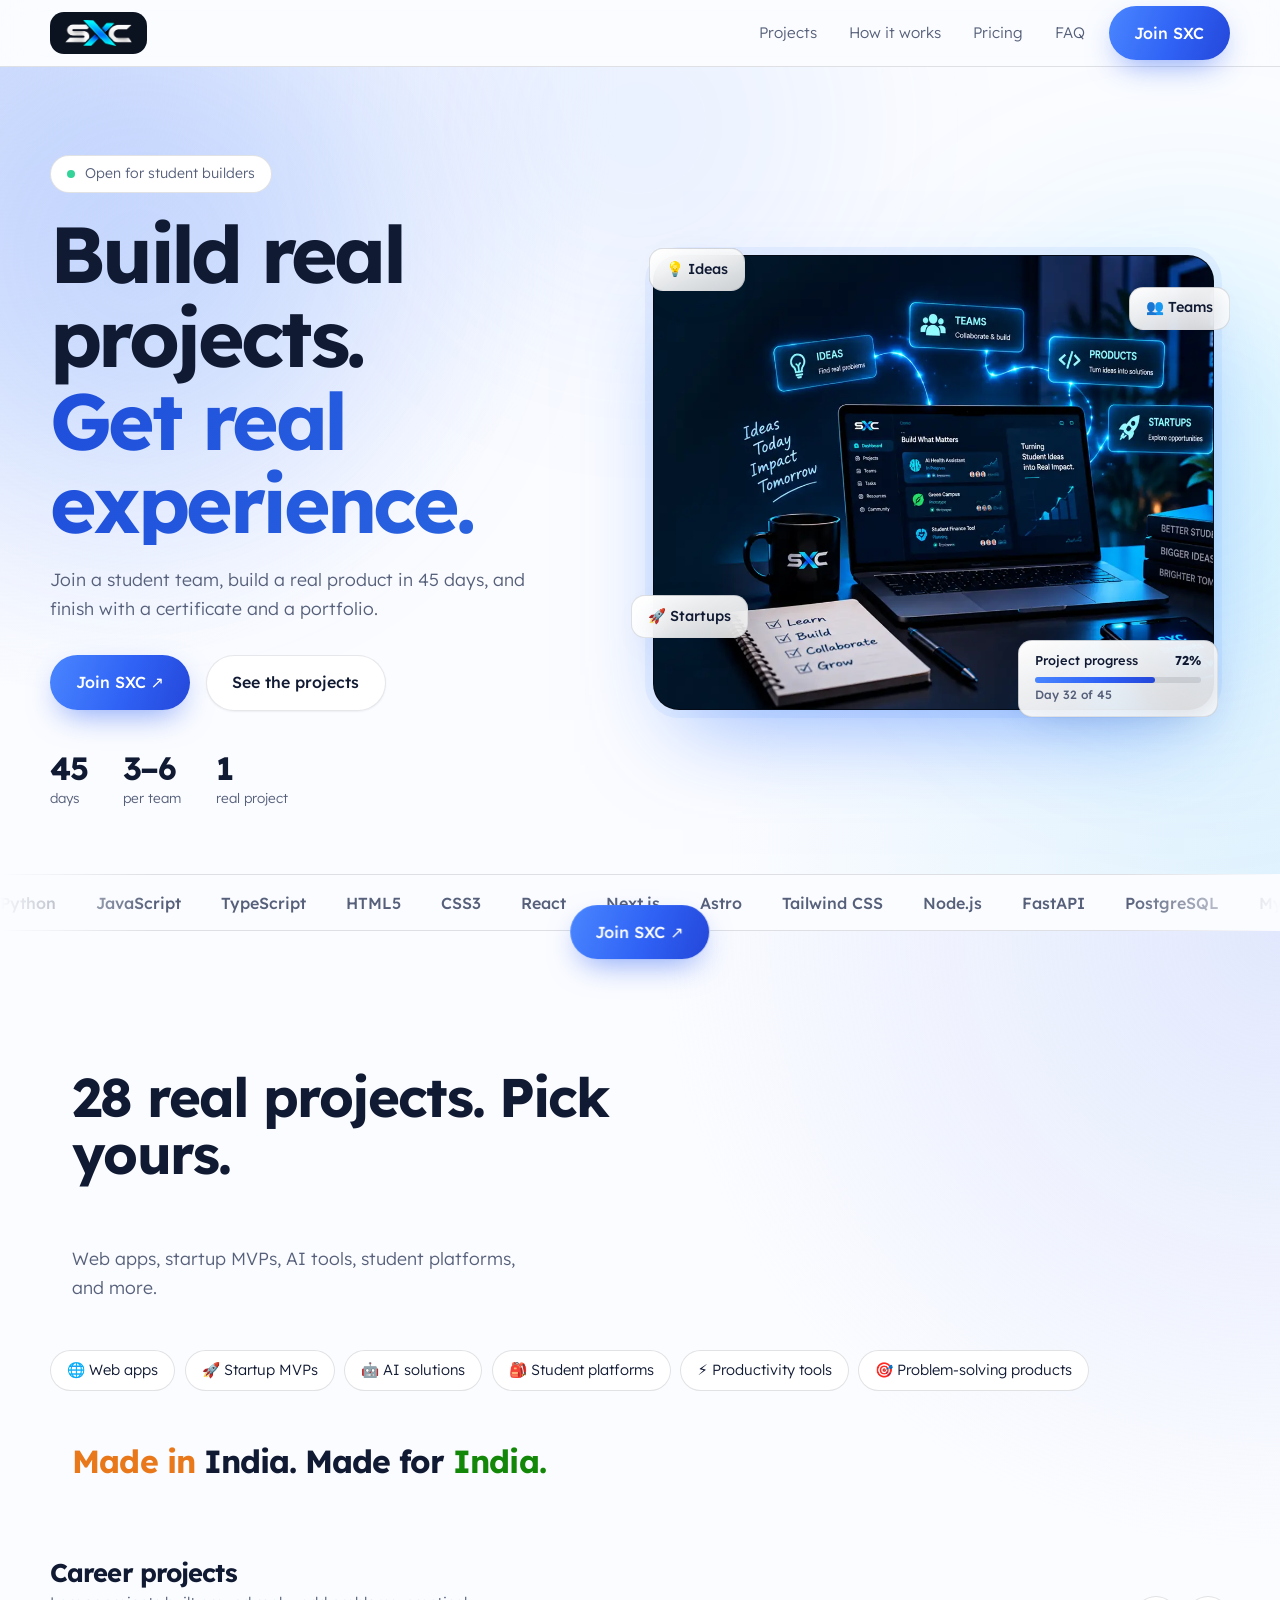
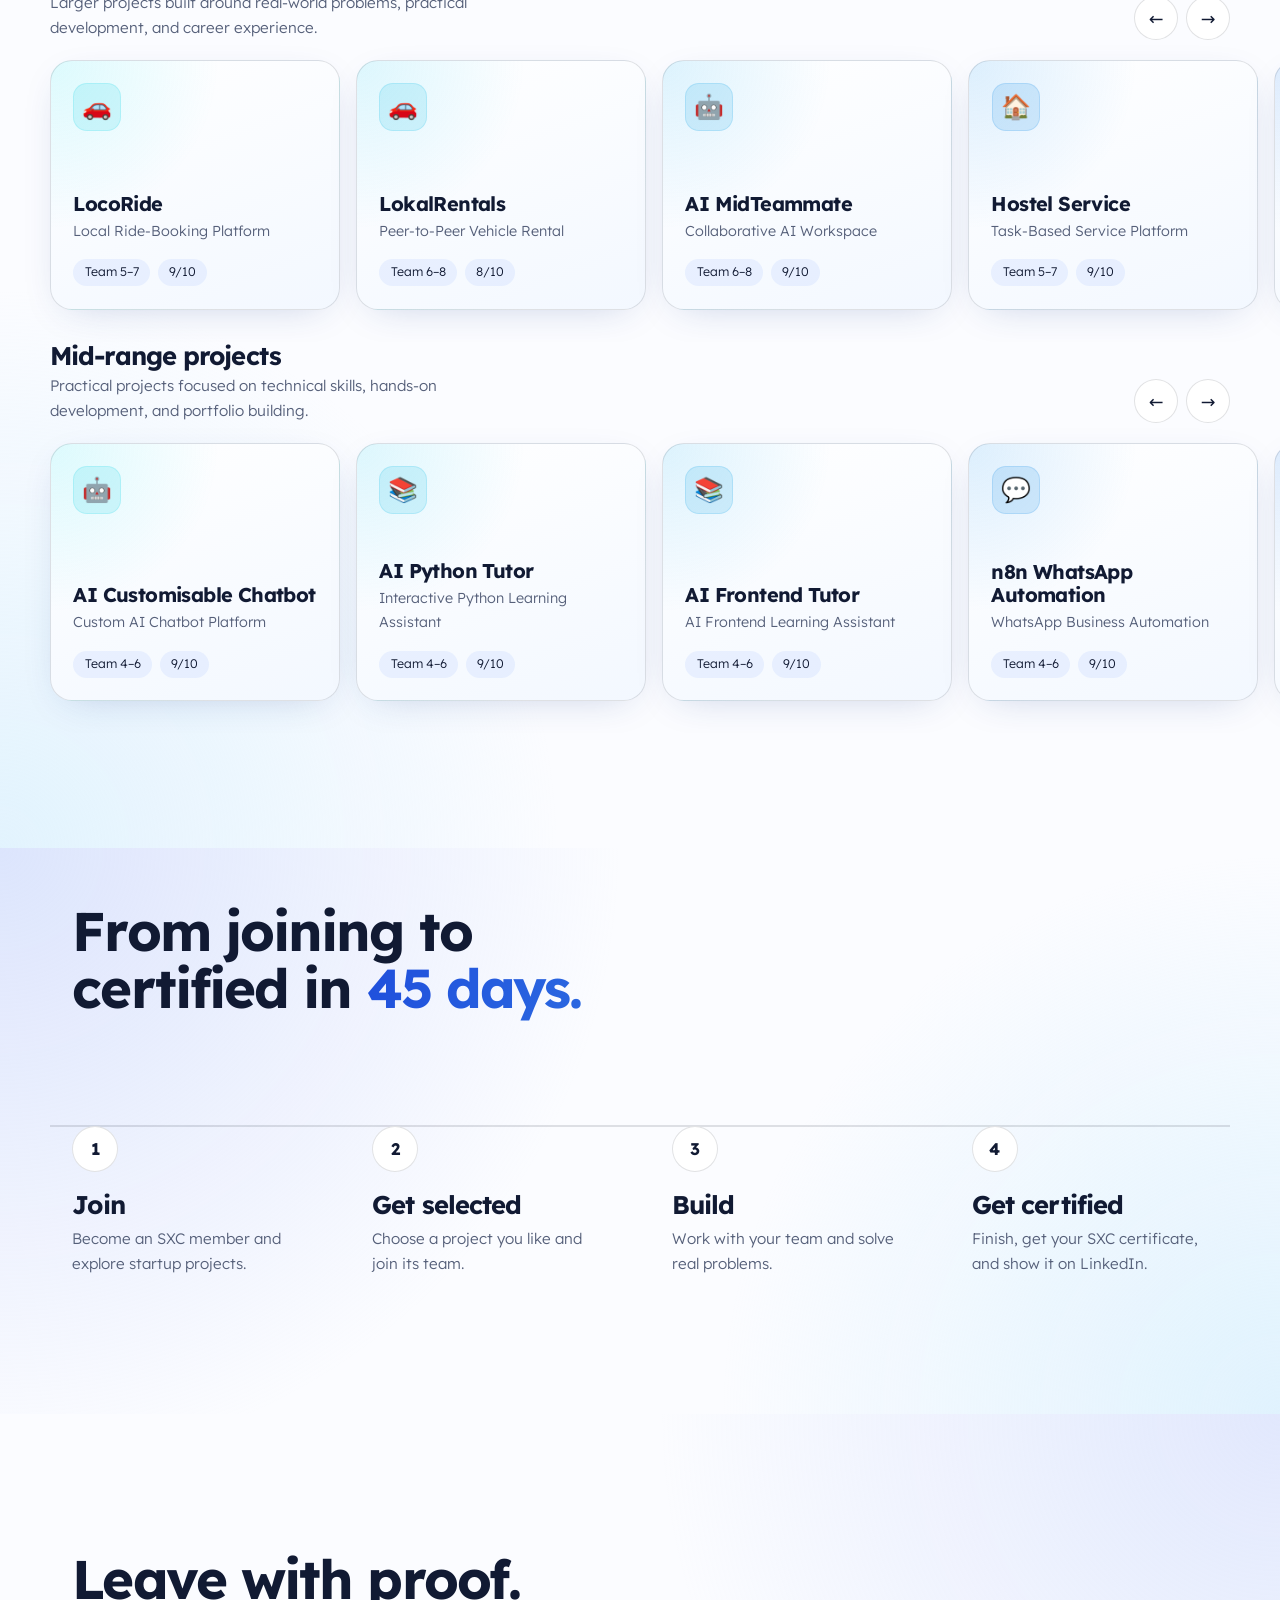
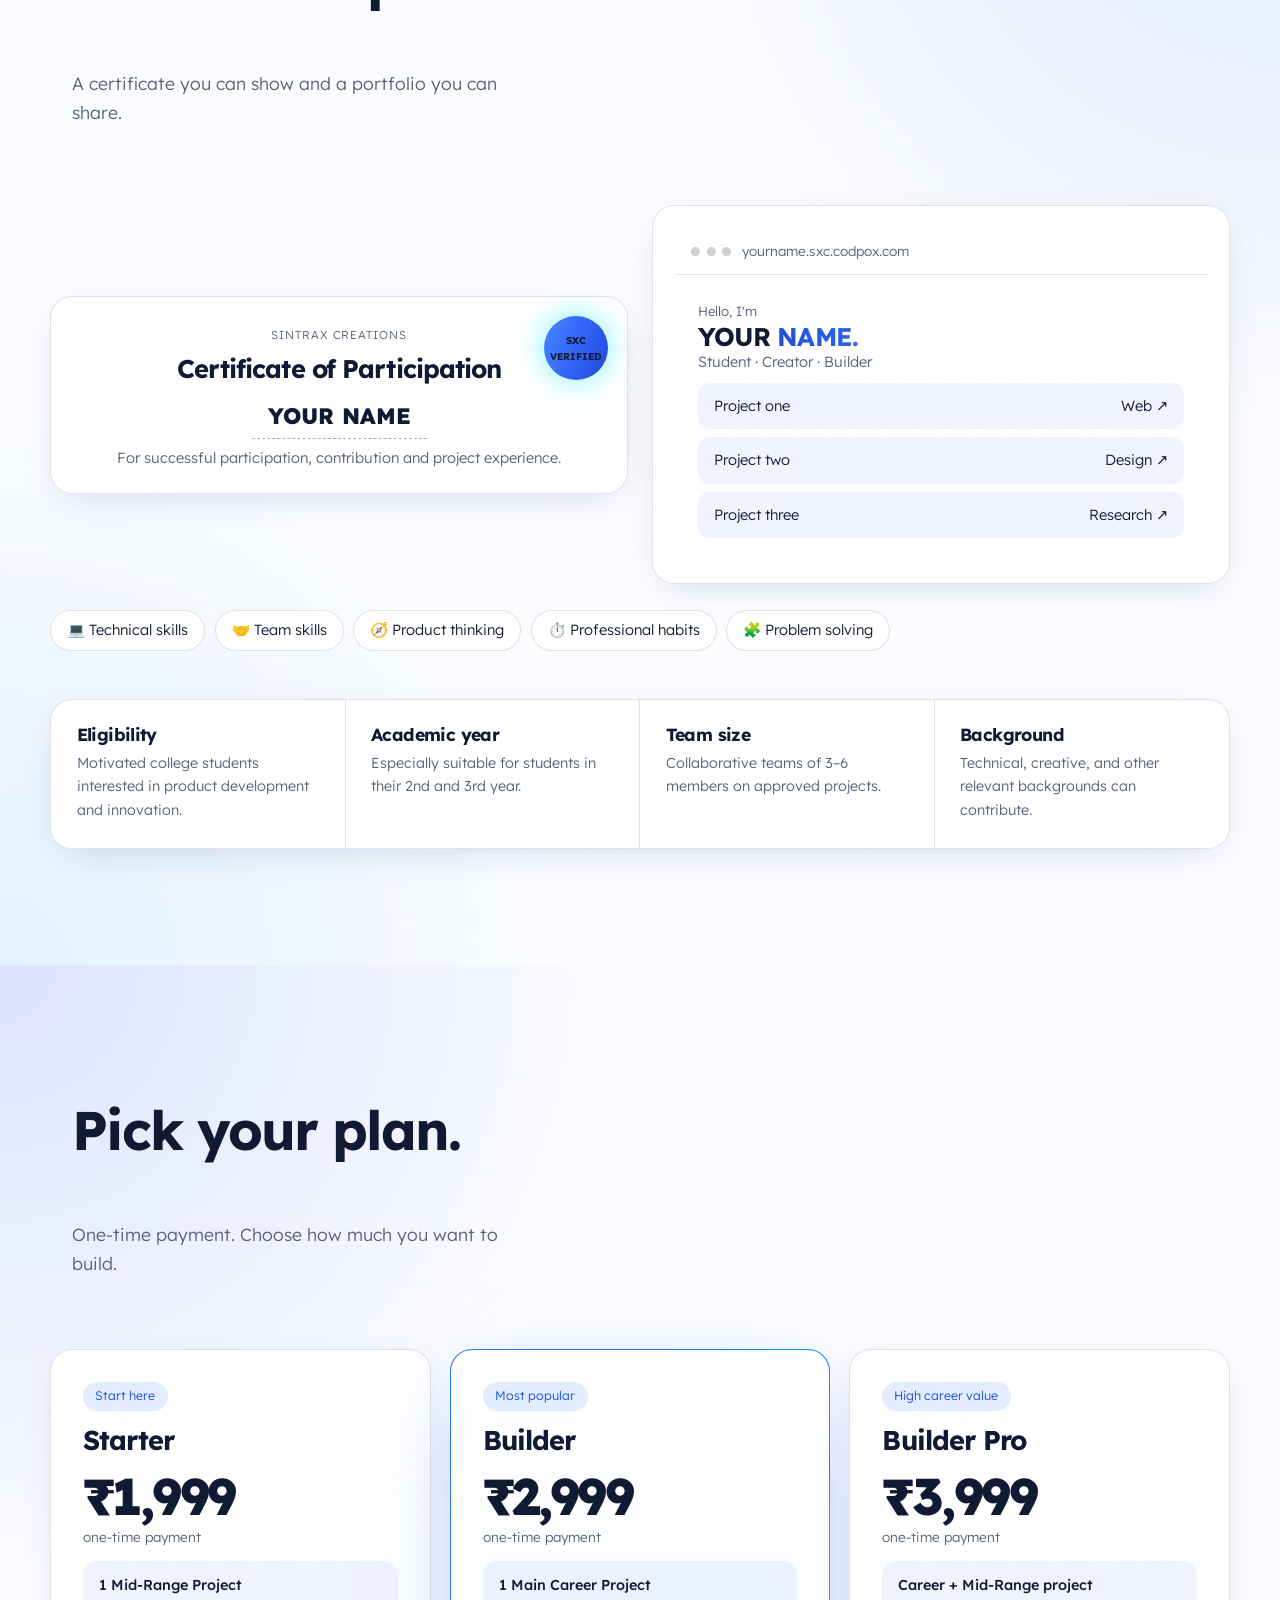
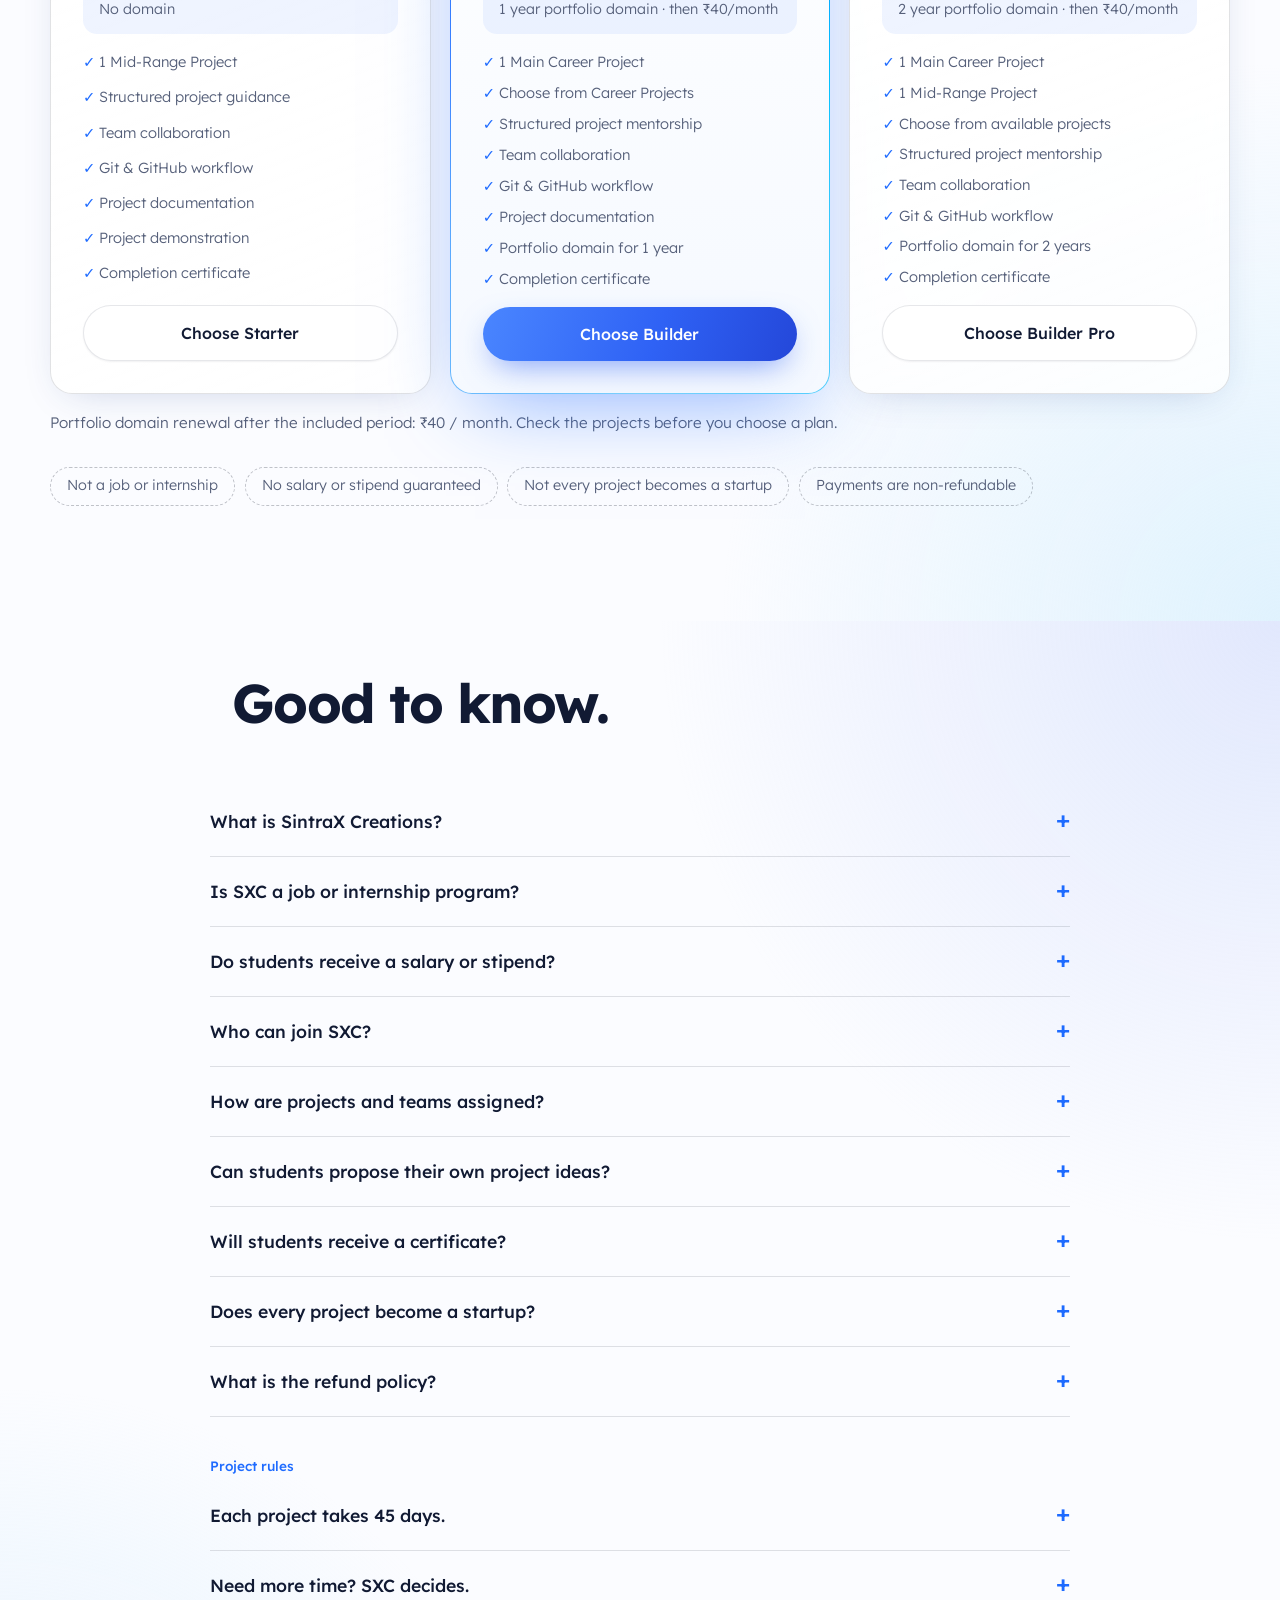
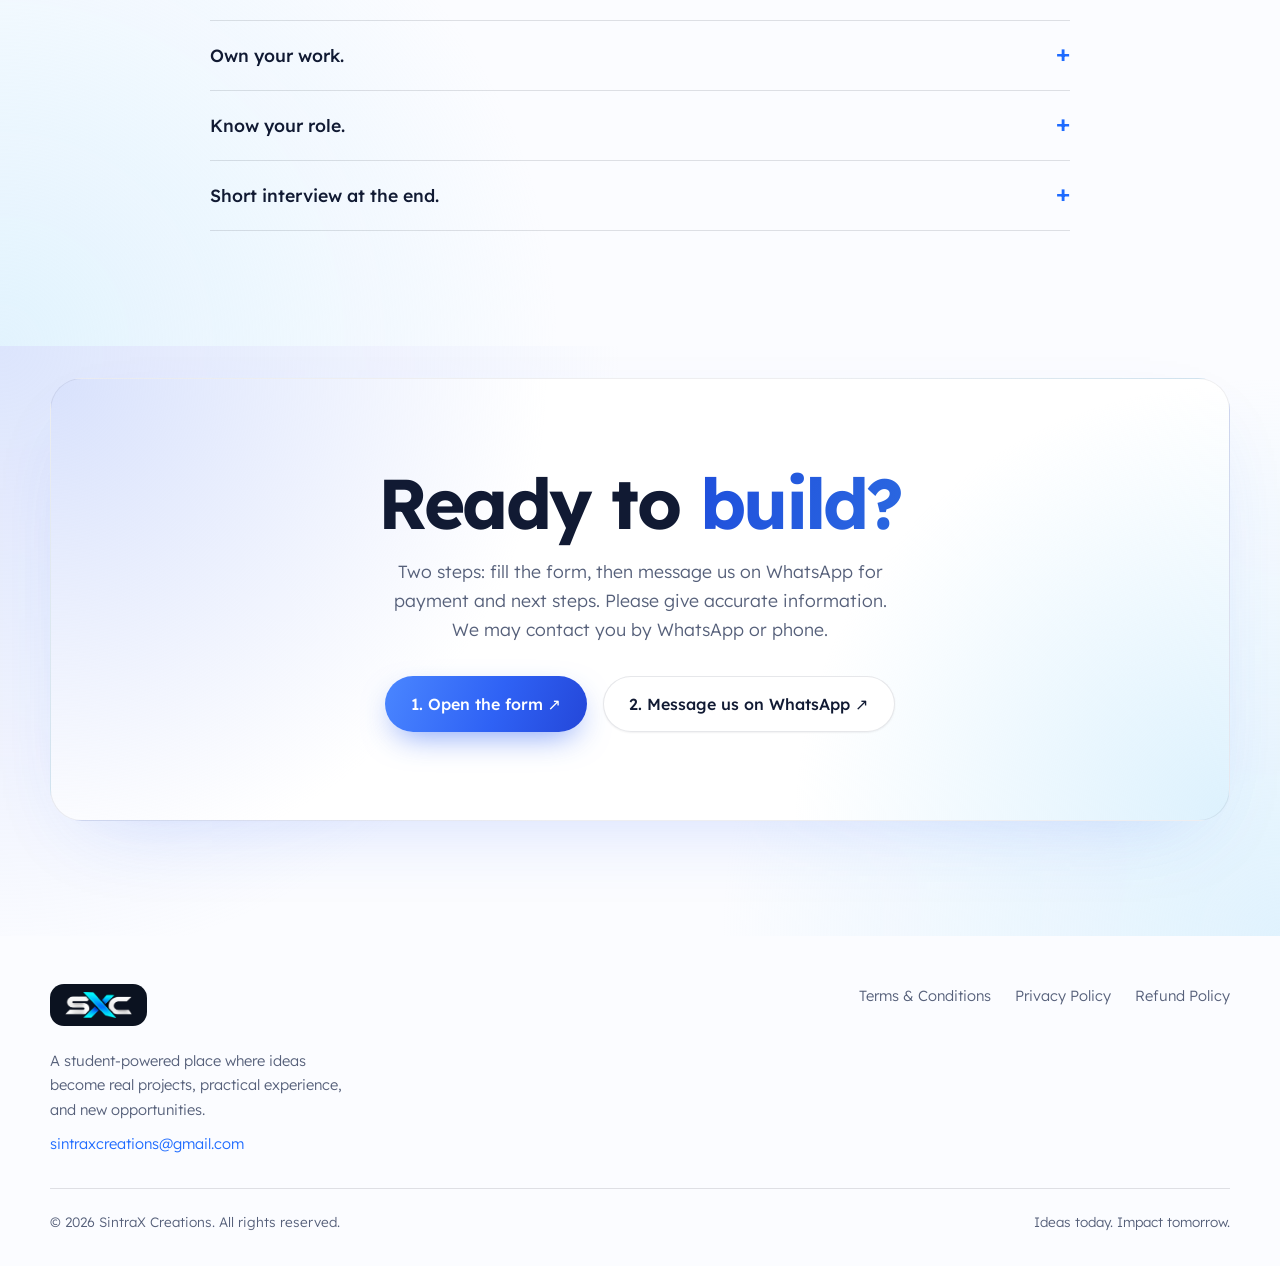
<file: index.html>
<!doctype html><html lang="en"><head><meta charset="utf-8">
<meta name="viewport" content="width=device-width,initial-scale=1,viewport-fit=cover">
<meta name="theme-color" content="#fbfcff">
<title>SintraX Creations (SXC) | Build Real Student Projects in 45 Days</title>
<meta name="description" content="SintraX Creations (SXC) helps college students build a real project with a team in 45 days — with mentorship, a certificate, and a portfolio piece to show for it.">
<link rel="canonical" href="https://sxc.codpox.com/">

<!-- Open Graph -->
<meta property="og:type" content="website">
<meta property="og:site_name" content="SintraX Creations (SXC)">
<meta property="og:url" content="https://sxc.codpox.com/">
<meta property="og:title" content="SintraX Creations (SXC) | Build Real Student Projects in 45 Days">
<meta property="og:description" content="Join a student team, build a real product in 45 days, and finish with a certificate and a portfolio.">
<meta property="og:image" content="https://sxc.codpox.com/assets/img/og-image.jpg">
<meta property="og:image:width" content="1200">
<meta property="og:image:height" content="630">
<meta property="og:locale" content="en_IN">

<!-- Twitter / X -->
<meta name="twitter:card" content="summary_large_image">
<meta name="twitter:title" content="SintraX Creations (SXC) | Build Real Student Projects in 45 Days">
<meta name="twitter:description" content="Join a student team, build a real product in 45 days, and finish with a certificate and a portfolio.">
<meta name="twitter:image" content="https://sxc.codpox.com/assets/img/og-image.jpg">

<!-- Icons / manifest -->
<link rel="icon" href="/favicon.ico" sizes="any">
<link rel="icon" type="image/png" sizes="32x32" href="/assets/img/favicon-32x32.png">
<link rel="icon" type="image/png" sizes="16x16" href="/assets/img/favicon-16x16.png">
<link rel="apple-touch-icon" sizes="180x180" href="/assets/img/apple-touch-icon.png">
<link rel="manifest" href="/site.webmanifest">

<link rel="preconnect" href="https://fonts.googleapis.com"><link rel="preconnect" href="https://fonts.gstatic.com" crossorigin>
<link href="https://fonts.googleapis.com/css2?family=Lexend:wght@300;400;500;700;800&display=swap" rel="stylesheet">
<link rel="stylesheet" href="/assets/css/styles.css">

<!-- JSON-LD structured data -->
<script type="application/ld+json">
{
  "@context": "https://schema.org",
  "@type": "Organization",
  "name": "SintraX Creations",
  "alternateName": "SXC",
  "url": "https://sxc.codpox.com/",
  "logo": "https://sxc.codpox.com/assets/img/sxc-logo.webp",
  "email": "sintraxcreations@gmail.com",
  "description": "A student-powered environment where college students build real projects in 45-day teams and finish with a certificate and a portfolio."
}
</script>
<script type="application/ld+json">
{
  "@context": "https://schema.org",
  "@type": "FAQPage",
  "mainEntity": [
    {"@type": "Question", "name": "What is SintraX Creations?", "acceptedAnswer": {"@type": "Answer", "text": "SintraX Creations is a student-powered environment where students work on startup-oriented projects, collaborate in teams, build real products, and gain practical experience."}},
    {"@type": "Question", "name": "Is SXC a job or internship program?", "acceptedAnswer": {"@type": "Answer", "text": "No. SXC is not a job or internship provider. It is a project-building environment focused on practical experience, teamwork, and product development."}},
    {"@type": "Question", "name": "Do students receive a salary or stipend?", "acceptedAnswer": {"@type": "Answer", "text": "No salary or stipend is guaranteed. SXC focuses on helping students gain practical experience and build a strong project portfolio."}},
    {"@type": "Question", "name": "Who can join SXC?", "acceptedAnswer": {"@type": "Answer", "text": "SXC is primarily designed for college students, especially students in their 2nd or 3rd year who are interested in technology, startups, and product development."}},
    {"@type": "Question", "name": "How are projects and teams assigned?", "acceptedAnswer": {"@type": "Answer", "text": "Students can explore available projects, choose projects that interest them, and become part of a suitable team based on project requirements and SXC's evaluation process."}},
    {"@type": "Question", "name": "Can students propose their own project ideas?", "acceptedAnswer": {"@type": "Answer", "text": "Yes. Students may propose their own ideas. SXC will review the idea and decide whether it is suitable for the program."}},
    {"@type": "Question", "name": "Will students receive a certificate?", "acceptedAnswer": {"@type": "Answer", "text": "Students who successfully complete their project and meet the required expectations will receive an SXC certificate."}},
    {"@type": "Question", "name": "Does every project become a startup?", "acceptedAnswer": {"@type": "Answer", "text": "No. Some projects may explore commercial opportunities, but not every project becomes a startup or generates revenue."}},
    {"@type": "Question", "name": "What is the refund policy?", "acceptedAnswer": {"@type": "Answer", "text": "All payments made to SXC are non-refundable. Once the registration or program payment has been completed, it cannot be cancelled or refunded. Students and parents should review the program details carefully before making a payment."}}
  ]
}
</script>
</head><body>
<a class="skip-link" href="#top">Skip to content</a>
<header><div class="w"><a class="lgb" href="#top" aria-label="SXC home"><img data-logo src="/assets/img/sxc-logo.webp" width="640" height="247" alt="SXC, SintraX Creations"></a>
<nav id="nv" aria-label="Primary"><a href="#projects">Projects</a><a href="#how">How it works</a><a href="#pricing">Pricing</a><a href="#faq">FAQ</a></nav>
<a class="btn p" href="#join">Join SXC</a><button class="burger" aria-label="Open menu" aria-controls="nv" aria-expanded="false" onclick="const n=document.getElementById('nv');const o=n.classList.toggle('open');this.setAttribute('aria-expanded',o)">☰</button></div></header>
<main>
<section class="hero" id="top"><div class="aur" aria-hidden="true"><i></i><i></i><i></i></div><div class="w hg"><div>
<p class="pill"><b></b>Open for student builders</p>
<h1><span style="--i:0">Build real projects.</span><span class="g" style="--i:1">Get real experience.</span></h1>
<p class="lead">Join a student team, build a real product in 45 days, and finish with a certificate and a portfolio.</p>
<div class="acts"><a class="btn p" href="#join">Join SXC ↗</a><a class="btn" href="#projects">See the projects</a></div>
<div class="mets"><div><b>45</b><span>days</span></div><div><b>3–6</b><span>per team</span></div><div><b>1</b><span>real project</span></div></div></div>
<div class="stage" id="stage"><div class="frame" id="fr"><img data-hero src="/assets/img/sxc-hero.webp" width="1500" height="844" alt="SXC workspace showing ideas, teams, products and startups" loading="eager" fetchpriority="high"></div>
<span class="fc gl" style="top:2%;left:2%">💡 Ideas</span><span class="fc gl" style="top:10%;right:0;animation-delay:-2s">👥 Teams</span><span class="fc gl" style="bottom:18%;left:-1%;animation-delay:-4s">🚀 Startups</span>
<div class="fc gl" style="bottom:2%;right:2%;width:200px;animation-delay:-1s"><div style="display:flex;justify-content:space-between;font-size:.8rem"><span>Project progress</span><b>72%</b></div><div style="height:6px;border-radius:9px;background:rgba(12,20,36,.1);margin-top:.4rem"><div style="width:72%;height:100%;border-radius:9px;background:var(--g)"></div></div><small style="color:var(--mu)">Day 32 of 45</small></div></div></div></section>
<div class="mq" aria-label="Technologies used in SXC projects"><div id="mq"></div></div>
<section id="projects"><div class="w"><h2 class="rv">28 real projects. Pick yours.</h2><p class="lead rv">Web apps, startup MVPs, AI tools, student platforms, and more.</p>
<div class="chips" id="cats"></div><p class="ind rv"><span class="sf">Made in</span> India. Made for <span class="gn">India.</span></p>
<div class="rh"><div><h3>Career projects</h3><p>Larger projects built around real-world problems, practical development, and career experience.</p></div><div class="arr" data-r="r1"><button aria-label="Previous">←</button><button aria-label="Next">→</button></div></div><div class="rail" id="r1"></div>
<div class="rh" style="margin-top:0"><div><h3>Mid-range projects</h3><p>Practical projects focused on technical skills, hands-on development, and portfolio building.</p></div><div class="arr" data-r="r2"><button aria-label="Previous">←</button><button aria-label="Next">→</button></div></div><div class="rail" id="r2"></div></div></section>
<section id="how" style="padding-top:2rem"><div class="w"><h2 class="rv">From joining to certified in <span class="g">45 days.</span></h2>
<div class="tl" id="tl"></div></div></section>
<section id="proof"><div class="w"><h2 class="rv">Leave with proof.</h2><p class="lead rv">A certificate you can show and a portfolio you can share.</p>
<div class="pf"><div class="gl cert rv"><span class="seal">SXC VERIFIED</span><small>SINTRAX CREATIONS</small><h3>Certificate of Participation</h3><div class="nm">YOUR NAME</div><p style="color:var(--mu);font-size:.92rem">For successful participation, contribution and project experience.</p></div>
<div class="gl brw rv"><div class="u"><i></i><i></i><i></i>&nbsp;yourname.sxc.codpox.com</div><div class="in"><small style="color:var(--mu)">Hello, I'm</small><h3>YOUR <span class="g">NAME.</span></h3><p style="color:var(--mu);font-size:.92rem">Student · Creator · Builder</p><div class="pj"><span>Project one</span><span>Web ↗</span></div><div class="pj"><span>Project two</span><span>Design ↗</span></div><div class="pj"><span>Project three</span><span>Research ↗</span></div></div></div></div>
<div class="chips" id="sk"></div>
<div class="gl who" id="who"></div></div></section>
<section id="pricing"><div class="w"><h2 class="rv">Pick your plan.</h2><p class="lead rv">One-time payment. Choose how much you want to build.</p><div class="pg" id="pg"></div>
<p class="lead" style="max-width:none;font-size:.95rem">Portfolio domain renewal after the included period: ₹40 / month. Check the projects before you choose a plan.</p>
<div class="trust"><span>Not a job or internship</span><span>No salary or stipend guaranteed</span><span>Not every project becomes a startup</span><span>Payments are non-refundable</span></div></div></section>
<section id="faq" style="padding-top:2rem"><div class="w" style="max-width:860px"><h2 class="rv">Good to know.</h2><div id="fq" style="margin-top:2rem"></div></div></section>
<section id="join" style="padding-top:2rem"><div class="w"><div class="cta rv"><h2>Ready to <span class="g">build?</span></h2><p class="lead">Two steps: fill the form, then message us on WhatsApp for payment and next steps. Please give accurate information. We may contact you by WhatsApp or phone.</p>
<div class="acts"><a class="btn p" target="_blank" rel="noopener" href="https://docs.google.com/forms/d/e/1FAIpQLSdo99IOc3mbc5sTdNPT1YLGd4uvjoYTbjA_1_7M9dkrvO4u7A/viewform">1. Open the form ↗</a><a class="btn" target="_blank" rel="noopener" href="https://api.whatsapp.com/send?phone=919490354451&text=Hello%20SXC%20Team%2C%20I%20have%20completed%20the%20student%20registration%20form.%20I%20would%20like%20to%20know%20the%20payment%20details%20and%20next%20steps.">2. Message us on WhatsApp ↗</a></div></div></div></section>
</main>
<footer><div class="w"><div class="fg"><div><span class="lgb" style="margin-bottom:1rem"><img data-logo src="/assets/img/sxc-logo.webp" width="640" height="247" alt="SintraX Creations" loading="lazy"></span><p style="max-width:34ch">A student-powered place where ideas become real projects, practical experience, and new opportunities.</p><p style="margin-top:.6rem"><a href="mailto:sintraxcreations@gmail.com" style="color:#1e6bff">sintraxcreations@gmail.com</a></p></div>
<div class="fl"><a href="/terms.html">Terms &amp; Conditions</a><a href="/privacy.html">Privacy Policy</a><a href="/refund.html">Refund Policy</a></div></div>
<div class="fb"><span>© 2026 SintraX Creations. All rights reserved.</span><span>Ideas today. Impact tomorrow.</span></div></div></footer>
<a class="btn p" id="jn" href="#join">Join SXC ↗</a>
<dialog id="dlg"></dialog>
<script src="/assets/js/main.js" defer></script></body></html>
</file>
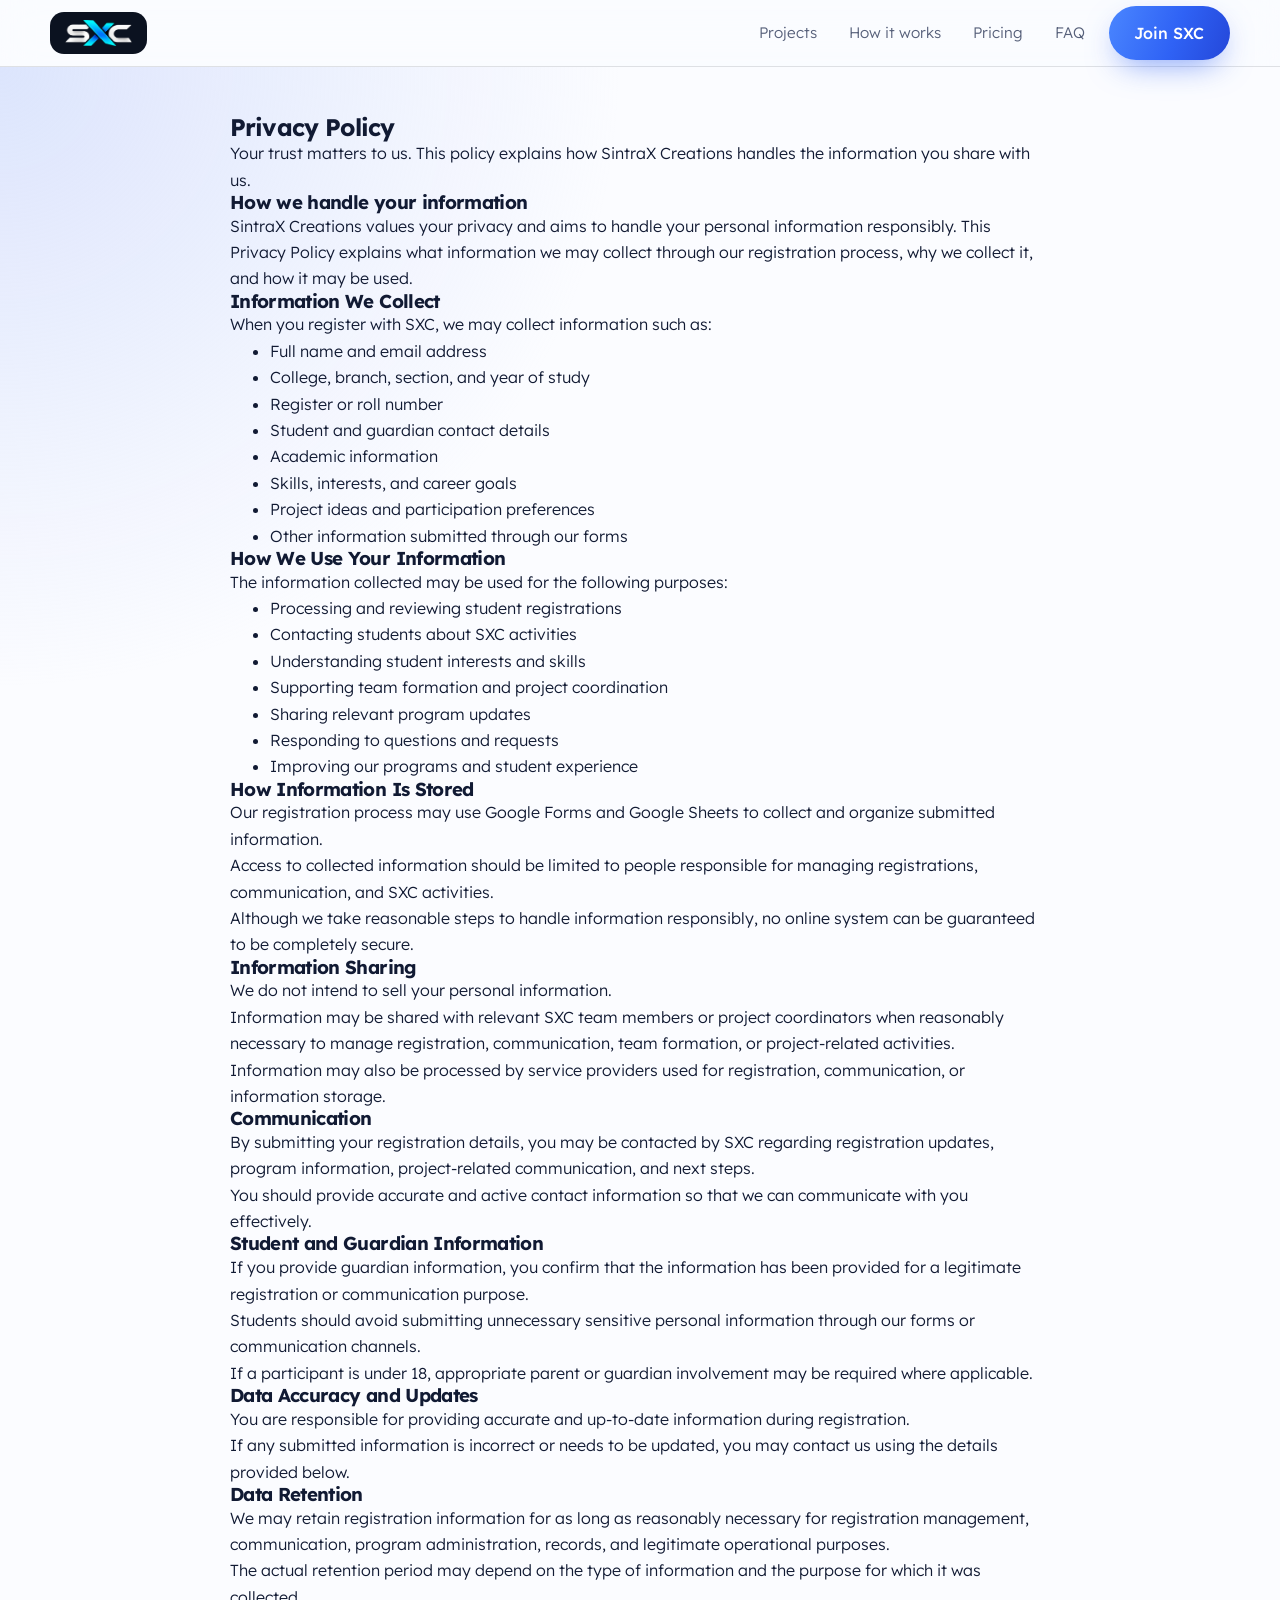
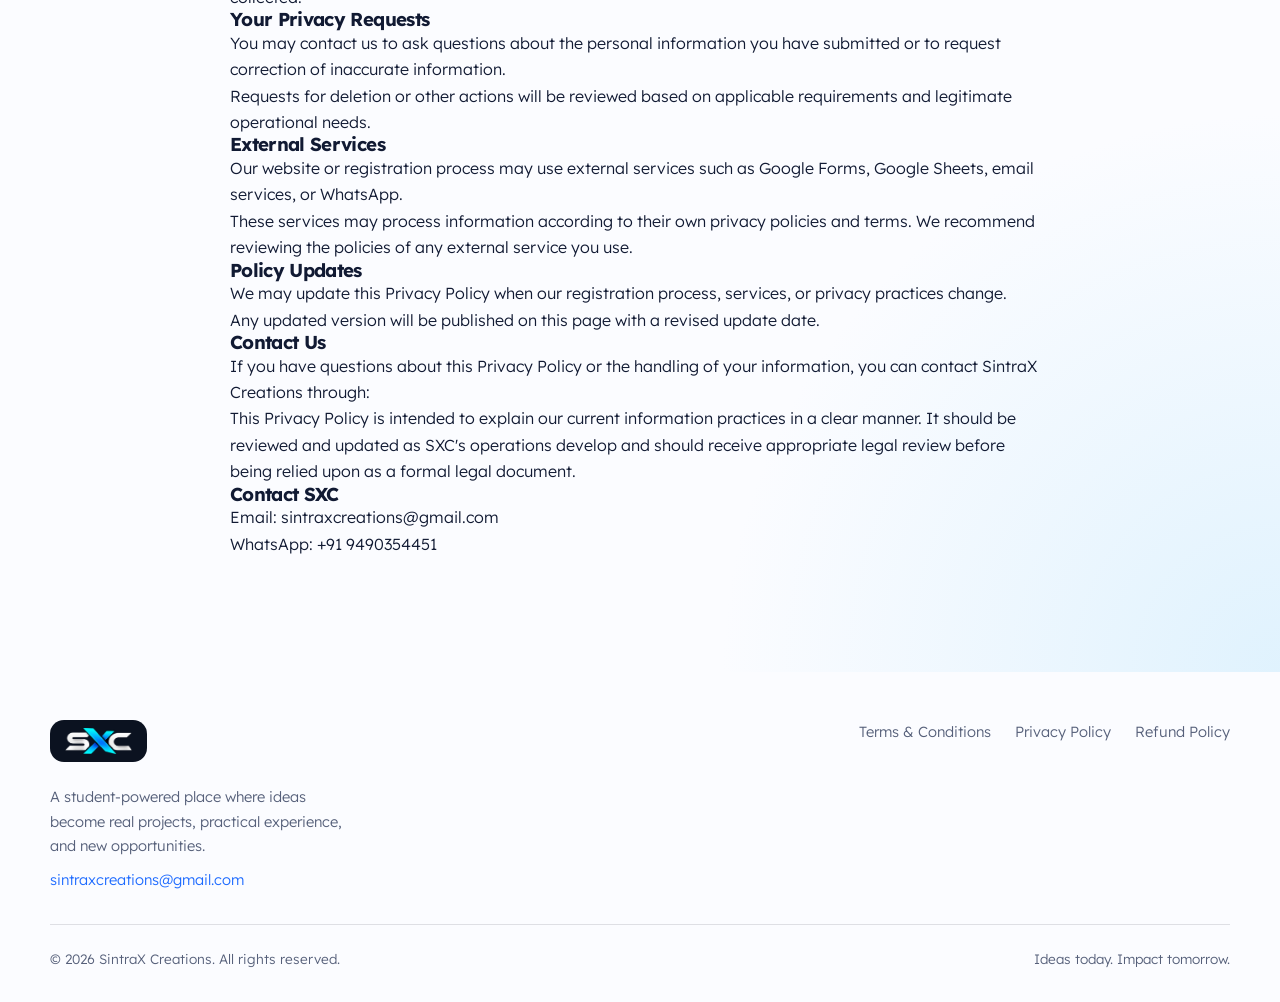
<file: privacy.html>
<!doctype html><html lang="en"><head><meta charset="utf-8">
<meta name="viewport" content="width=device-width,initial-scale=1,viewport-fit=cover">
<meta name="theme-color" content="#fbfcff">
<title>Privacy Policy | SintraX Creations (SXC)</title>
<meta name="description" content="How SintraX Creations (SXC) collects, uses, and protects information submitted during student registration.">
<link rel="canonical" href="https://sxc.codpox.com/privacy.html">

<meta property="og:type" content="website">
<meta property="og:site_name" content="SintraX Creations (SXC)">
<meta property="og:url" content="https://sxc.codpox.com/privacy.html">
<meta property="og:title" content="Privacy Policy | SintraX Creations (SXC)">
<meta property="og:description" content="How SintraX Creations (SXC) collects, uses, and protects information submitted during student registration.">
<meta property="og:image" content="https://sxc.codpox.com/assets/img/og-image.jpg">
<meta name="twitter:card" content="summary_large_image">
<meta name="twitter:title" content="Privacy Policy | SintraX Creations (SXC)">
<meta name="twitter:description" content="How SintraX Creations (SXC) collects, uses, and protects information submitted during student registration.">
<meta name="twitter:image" content="https://sxc.codpox.com/assets/img/og-image.jpg">

<link rel="icon" href="/favicon.ico" sizes="any">
<link rel="icon" type="image/png" sizes="32x32" href="/assets/img/favicon-32x32.png">
<link rel="icon" type="image/png" sizes="16x16" href="/assets/img/favicon-16x16.png">
<link rel="apple-touch-icon" sizes="180x180" href="/assets/img/apple-touch-icon.png">
<link rel="manifest" href="/site.webmanifest">
<link rel="preconnect" href="https://fonts.googleapis.com"><link rel="preconnect" href="https://fonts.gstatic.com" crossorigin>
<link href="https://fonts.googleapis.com/css2?family=Lexend:wght@300;400;500;700;800&display=swap" rel="stylesheet">
<link rel="stylesheet" href="/assets/css/styles.css">
</head><body>
<a class="skip-link" href="#main">Skip to content</a>
<header><div class="w"><a class="lgb" href="/index.html#top" aria-label="SXC home"><img data-logo src="/assets/img/sxc-logo.webp" width="640" height="247" alt="SXC, SintraX Creations"></a>
<nav id="nv" aria-label="Primary"><a href="/index.html#projects">Projects</a><a href="/index.html#how">How it works</a><a href="/index.html#pricing">Pricing</a><a href="/index.html#faq">FAQ</a></nav>
<a class="btn p" href="/index.html#join">Join SXC</a><button class="burger" aria-label="Open menu" aria-controls="nv" aria-expanded="false" onclick="const n=document.getElementById('nv');const o=n.classList.toggle('open');this.setAttribute('aria-expanded',o)">☰</button></div></header>
<main id="main"><section style="padding-top:3rem"><div class="w" style="max-width:820px">
<h1>Privacy Policy</h1>
<p>Your trust matters to us. This policy explains how SintraX Creations handles the information you share with us.</p><h3>How we handle your information</h3><p>SintraX Creations values your privacy and aims to handle your personal information responsibly. This Privacy Policy explains what information we may collect through our registration process, why we collect it, and how it may be used.</p><h3>Information We Collect</h3><p>When you register with SXC, we may collect information such as:</p><ul><li>Full name and email address</li><li>College, branch, section, and year of study</li><li>Register or roll number</li><li>Student and guardian contact details</li><li>Academic information</li><li>Skills, interests, and career goals</li><li>Project ideas and participation preferences</li><li>Other information submitted through our forms</li></ul><h3>How We Use Your Information</h3><p>The information collected may be used for the following purposes:</p><ul><li>Processing and reviewing student registrations</li><li>Contacting students about SXC activities</li><li>Understanding student interests and skills</li><li>Supporting team formation and project coordination</li><li>Sharing relevant program updates</li><li>Responding to questions and requests</li><li>Improving our programs and student experience</li></ul><h3>How Information Is Stored</h3><p>Our registration process may use Google Forms and Google Sheets to collect and organize submitted information.</p><p>Access to collected information should be limited to people responsible for managing registrations, communication, and SXC activities.</p><p>Although we take reasonable steps to handle information responsibly, no online system can be guaranteed to be completely secure.</p><h3>Information Sharing</h3><p>We do not intend to sell your personal information.</p><p>Information may be shared with relevant SXC team members or project coordinators when reasonably necessary to manage registration, communication, team formation, or project-related activities.</p><p>Information may also be processed by service providers used for registration, communication, or information storage.</p><h3>Communication</h3><p>By submitting your registration details, you may be contacted by SXC regarding registration updates, program information, project-related communication, and next steps.</p><p>You should provide accurate and active contact information so that we can communicate with you effectively.</p><h3>Student and Guardian Information</h3><p>If you provide guardian information, you confirm that the information has been provided for a legitimate registration or communication purpose.</p><p>Students should avoid submitting unnecessary sensitive personal information through our forms or communication channels.</p><p>If a participant is under 18, appropriate parent or guardian involvement may be required where applicable.</p><h3>Data Accuracy and Updates</h3><p>You are responsible for providing accurate and up-to-date information during registration.</p><p>If any submitted information is incorrect or needs to be updated, you may contact us using the details provided below.</p><h3>Data Retention</h3><p>We may retain registration information for as long as reasonably necessary for registration management, communication, program administration, records, and legitimate operational purposes.</p><p>The actual retention period may depend on the type of information and the purpose for which it was collected.</p><h3>Your Privacy Requests</h3><p>You may contact us to ask questions about the personal information you have submitted or to request correction of inaccurate information.</p><p>Requests for deletion or other actions will be reviewed based on applicable requirements and legitimate operational needs.</p><h3>External Services</h3><p>Our website or registration process may use external services such as Google Forms, Google Sheets, email services, or WhatsApp.</p><p>These services may process information according to their own privacy policies and terms. We recommend reviewing the policies of any external service you use.</p><h3>Policy Updates</h3><p>We may update this Privacy Policy when our registration process, services, or privacy practices change.</p><p>Any updated version will be published on this page with a revised update date.</p><h3>Contact Us</h3><p>If you have questions about this Privacy Policy or the handling of your information, you can contact SintraX Creations through:</p><p>This Privacy Policy is intended to explain our current information practices in a clear manner. It should be reviewed and updated as SXC&#x27;s operations develop and should receive appropriate legal review before being relied upon as a formal legal document.</p><h3>Contact SXC</h3><p>Email: sintraxcreations@gmail.com</p><p>WhatsApp: +91 9490354451</p>
</div></section></main>
<footer><div class="w"><div class="fg"><div><span class="lgb" style="margin-bottom:1rem"><img data-logo src="/assets/img/sxc-logo.webp" width="640" height="247" alt="SintraX Creations" loading="lazy"></span><p style="max-width:34ch">A student-powered place where ideas become real projects, practical experience, and new opportunities.</p><p style="margin-top:.6rem"><a href="mailto:sintraxcreations@gmail.com" style="color:#1e6bff">sintraxcreations@gmail.com</a></p></div>
<div class="fl"><a href="/terms.html">Terms &amp; Conditions</a><a href="/privacy.html">Privacy Policy</a><a href="/refund.html">Refund Policy</a></div></div>
<div class="fb"><span>© 2026 SintraX Creations. All rights reserved.</span><span>Ideas today. Impact tomorrow.</span></div></div></footer>
</body></html>
</file>
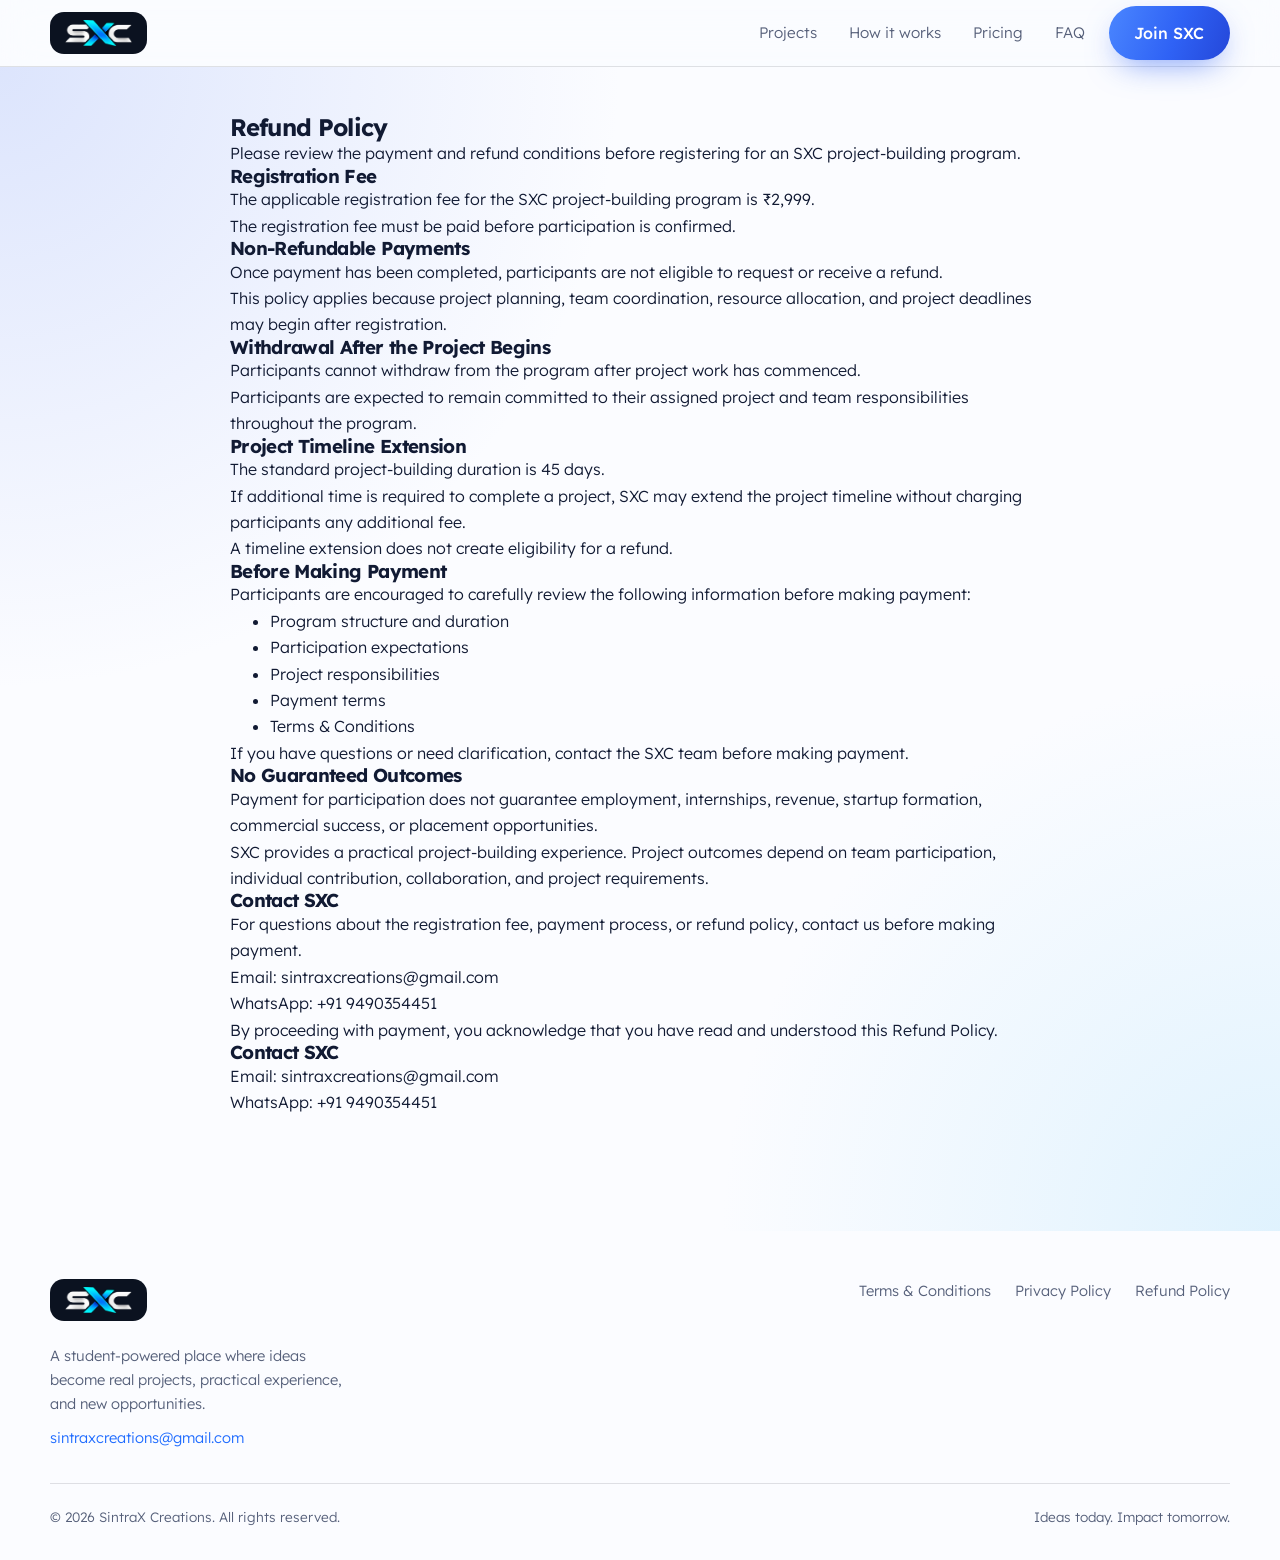
<file: refund.html>
<!doctype html><html lang="en"><head><meta charset="utf-8">
<meta name="viewport" content="width=device-width,initial-scale=1,viewport-fit=cover">
<meta name="theme-color" content="#fbfcff">
<title>Refund Policy | SintraX Creations (SXC)</title>
<meta name="description" content="Payment and refund terms for the SintraX Creations (SXC) student project-building program.">
<link rel="canonical" href="https://sxc.codpox.com/refund.html">

<meta property="og:type" content="website">
<meta property="og:site_name" content="SintraX Creations (SXC)">
<meta property="og:url" content="https://sxc.codpox.com/refund.html">
<meta property="og:title" content="Refund Policy | SintraX Creations (SXC)">
<meta property="og:description" content="Payment and refund terms for the SintraX Creations (SXC) student project-building program.">
<meta property="og:image" content="https://sxc.codpox.com/assets/img/og-image.jpg">
<meta name="twitter:card" content="summary_large_image">
<meta name="twitter:title" content="Refund Policy | SintraX Creations (SXC)">
<meta name="twitter:description" content="Payment and refund terms for the SintraX Creations (SXC) student project-building program.">
<meta name="twitter:image" content="https://sxc.codpox.com/assets/img/og-image.jpg">

<link rel="icon" href="/favicon.ico" sizes="any">
<link rel="icon" type="image/png" sizes="32x32" href="/assets/img/favicon-32x32.png">
<link rel="icon" type="image/png" sizes="16x16" href="/assets/img/favicon-16x16.png">
<link rel="apple-touch-icon" sizes="180x180" href="/assets/img/apple-touch-icon.png">
<link rel="manifest" href="/site.webmanifest">
<link rel="preconnect" href="https://fonts.googleapis.com"><link rel="preconnect" href="https://fonts.gstatic.com" crossorigin>
<link href="https://fonts.googleapis.com/css2?family=Lexend:wght@300;400;500;700;800&display=swap" rel="stylesheet">
<link rel="stylesheet" href="/assets/css/styles.css">
</head><body>
<a class="skip-link" href="#main">Skip to content</a>
<header><div class="w"><a class="lgb" href="/index.html#top" aria-label="SXC home"><img data-logo src="/assets/img/sxc-logo.webp" width="640" height="247" alt="SXC, SintraX Creations"></a>
<nav id="nv" aria-label="Primary"><a href="/index.html#projects">Projects</a><a href="/index.html#how">How it works</a><a href="/index.html#pricing">Pricing</a><a href="/index.html#faq">FAQ</a></nav>
<a class="btn p" href="/index.html#join">Join SXC</a><button class="burger" aria-label="Open menu" aria-controls="nv" aria-expanded="false" onclick="const n=document.getElementById('nv');const o=n.classList.toggle('open');this.setAttribute('aria-expanded',o)">☰</button></div></header>
<main id="main"><section style="padding-top:3rem"><div class="w" style="max-width:820px">
<h1>Refund Policy</h1>
<p>Please review the payment and refund conditions before registering for an SXC project-building program.</p><h3>Registration Fee</h3><p>The applicable registration fee for the SXC project-building program is ₹2,999.</p><p>The registration fee must be paid before participation is confirmed.</p><h3>Non-Refundable Payments</h3><p>Once payment has been completed, participants are not eligible to request or receive a refund.</p><p>This policy applies because project planning, team coordination, resource allocation, and project deadlines may begin after registration.</p><h3>Withdrawal After the Project Begins</h3><p>Participants cannot withdraw from the program after project work has commenced.</p><p>Participants are expected to remain committed to their assigned project and team responsibilities throughout the program.</p><h3>Project Timeline Extension</h3><p>The standard project-building duration is 45 days.</p><p>If additional time is required to complete a project, SXC may extend the project timeline without charging participants any additional fee.</p><p>A timeline extension does not create eligibility for a refund.</p><h3>Before Making Payment</h3><p>Participants are encouraged to carefully review the following information before making payment:</p><ul><li>Program structure and duration</li><li>Participation expectations</li><li>Project responsibilities</li><li>Payment terms</li><li>Terms &amp; Conditions</li></ul><p>If you have questions or need clarification, contact the SXC team before making payment.</p><h3>No Guaranteed Outcomes</h3><p>Payment for participation does not guarantee employment, internships, revenue, startup formation, commercial success, or placement opportunities.</p><p>SXC provides a practical project-building experience. Project outcomes depend on team participation, individual contribution, collaboration, and project requirements.</p><h3>Contact SXC</h3><p>For questions about the registration fee, payment process, or refund policy, contact us before making payment.</p><p>Email: sintraxcreations@gmail.com</p><p>WhatsApp: +91 9490354451</p><p>By proceeding with payment, you acknowledge that you have read and understood this Refund Policy.</p><h3>Contact SXC</h3><p>Email: sintraxcreations@gmail.com</p><p>WhatsApp: +91 9490354451</p>
</div></section></main>
<footer><div class="w"><div class="fg"><div><span class="lgb" style="margin-bottom:1rem"><img data-logo src="/assets/img/sxc-logo.webp" width="640" height="247" alt="SintraX Creations" loading="lazy"></span><p style="max-width:34ch">A student-powered place where ideas become real projects, practical experience, and new opportunities.</p><p style="margin-top:.6rem"><a href="mailto:sintraxcreations@gmail.com" style="color:#1e6bff">sintraxcreations@gmail.com</a></p></div>
<div class="fl"><a href="/terms.html">Terms &amp; Conditions</a><a href="/privacy.html">Privacy Policy</a><a href="/refund.html">Refund Policy</a></div></div>
<div class="fb"><span>© 2026 SintraX Creations. All rights reserved.</span><span>Ideas today. Impact tomorrow.</span></div></div></footer>
</body></html>
</file>
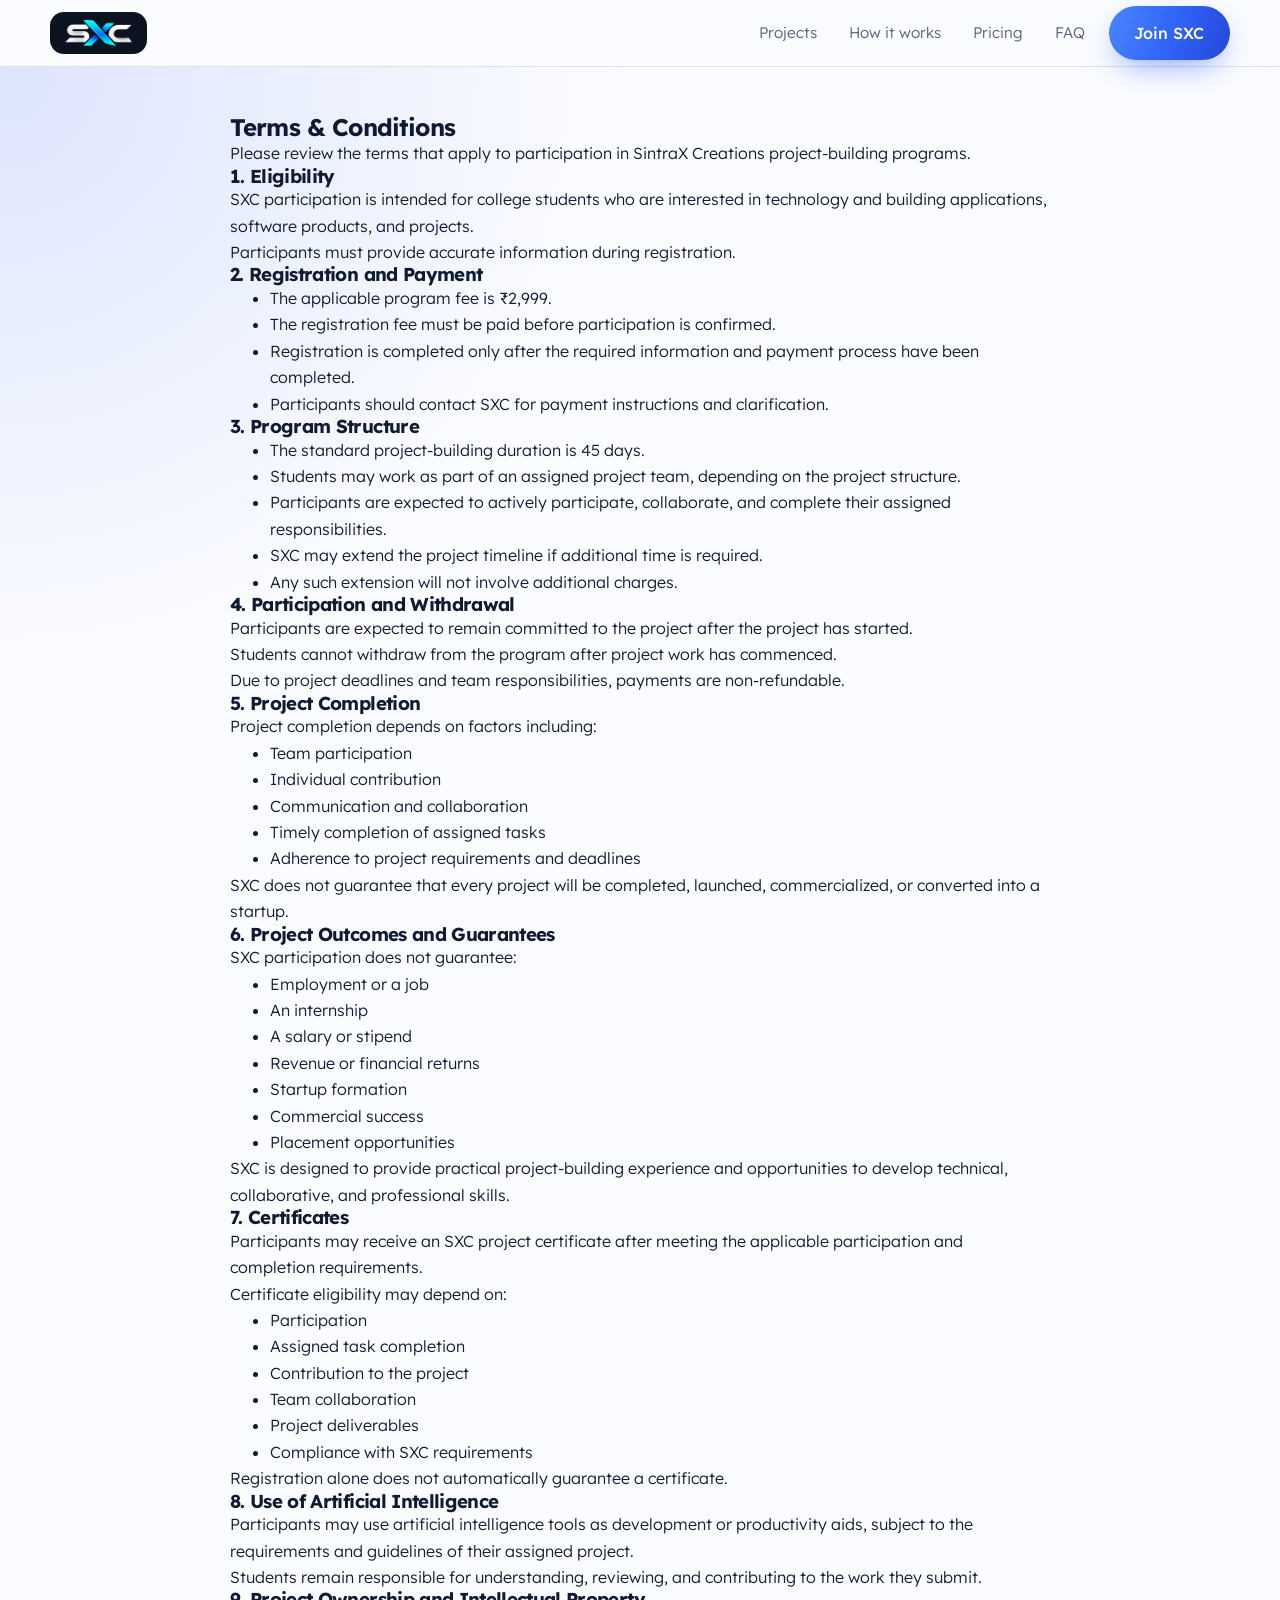
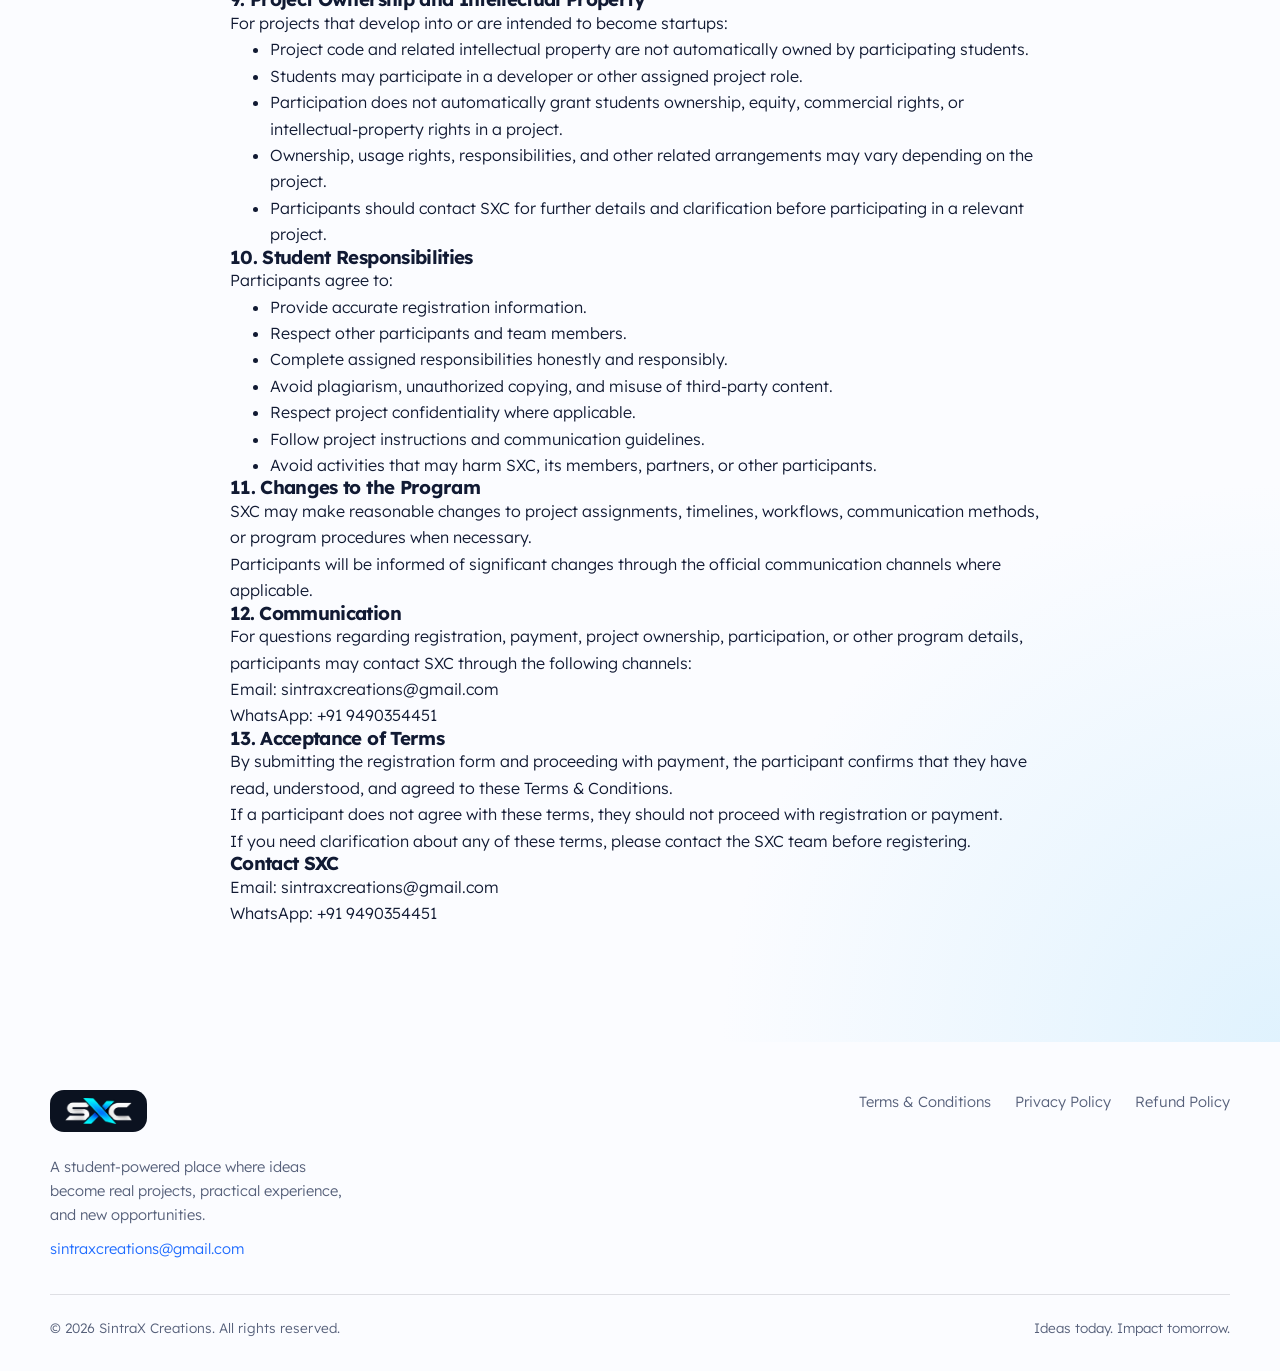
<file: terms.html>
<!doctype html><html lang="en"><head><meta charset="utf-8">
<meta name="viewport" content="width=device-width,initial-scale=1,viewport-fit=cover">
<meta name="theme-color" content="#fbfcff">
<title>Terms & Conditions | SintraX Creations (SXC)</title>
<meta name="description" content="Terms and conditions for participating in SintraX Creations (SXC) student project-building programs.">
<link rel="canonical" href="https://sxc.codpox.com/terms.html">

<meta property="og:type" content="website">
<meta property="og:site_name" content="SintraX Creations (SXC)">
<meta property="og:url" content="https://sxc.codpox.com/terms.html">
<meta property="og:title" content="Terms & Conditions | SintraX Creations (SXC)">
<meta property="og:description" content="Terms and conditions for participating in SintraX Creations (SXC) student project-building programs.">
<meta property="og:image" content="https://sxc.codpox.com/assets/img/og-image.jpg">
<meta name="twitter:card" content="summary_large_image">
<meta name="twitter:title" content="Terms & Conditions | SintraX Creations (SXC)">
<meta name="twitter:description" content="Terms and conditions for participating in SintraX Creations (SXC) student project-building programs.">
<meta name="twitter:image" content="https://sxc.codpox.com/assets/img/og-image.jpg">

<link rel="icon" href="/favicon.ico" sizes="any">
<link rel="icon" type="image/png" sizes="32x32" href="/assets/img/favicon-32x32.png">
<link rel="icon" type="image/png" sizes="16x16" href="/assets/img/favicon-16x16.png">
<link rel="apple-touch-icon" sizes="180x180" href="/assets/img/apple-touch-icon.png">
<link rel="manifest" href="/site.webmanifest">
<link rel="preconnect" href="https://fonts.googleapis.com"><link rel="preconnect" href="https://fonts.gstatic.com" crossorigin>
<link href="https://fonts.googleapis.com/css2?family=Lexend:wght@300;400;500;700;800&display=swap" rel="stylesheet">
<link rel="stylesheet" href="/assets/css/styles.css">
</head><body>
<a class="skip-link" href="#main">Skip to content</a>
<header><div class="w"><a class="lgb" href="/index.html#top" aria-label="SXC home"><img data-logo src="/assets/img/sxc-logo.webp" width="640" height="247" alt="SXC, SintraX Creations"></a>
<nav id="nv" aria-label="Primary"><a href="/index.html#projects">Projects</a><a href="/index.html#how">How it works</a><a href="/index.html#pricing">Pricing</a><a href="/index.html#faq">FAQ</a></nav>
<a class="btn p" href="/index.html#join">Join SXC</a><button class="burger" aria-label="Open menu" aria-controls="nv" aria-expanded="false" onclick="const n=document.getElementById('nv');const o=n.classList.toggle('open');this.setAttribute('aria-expanded',o)">☰</button></div></header>
<main id="main"><section style="padding-top:3rem"><div class="w" style="max-width:820px">
<h1>Terms & Conditions</h1>
<p>Please review the terms that apply to participation in SintraX Creations project-building programs.</p><h3>1. Eligibility</h3><p>SXC participation is intended for college students who are interested in technology and building applications, software products, and projects.</p><p>Participants must provide accurate information during registration.</p><h3>2. Registration and Payment</h3><ul><li>The applicable program fee is ₹2,999.</li><li>The registration fee must be paid before participation is confirmed.</li><li>Registration is completed only after the required information and payment process have been completed.</li><li>Participants should contact SXC for payment instructions and clarification.</li></ul><h3>3. Program Structure</h3><ul><li>The standard project-building duration is 45 days.</li><li>Students may work as part of an assigned project team, depending on the project structure.</li><li>Participants are expected to actively participate, collaborate, and complete their assigned responsibilities.</li><li>SXC may extend the project timeline if additional time is required.</li><li>Any such extension will not involve additional charges.</li></ul><h3>4. Participation and Withdrawal</h3><p>Participants are expected to remain committed to the project after the project has started.</p><p>Students cannot withdraw from the program after project work has commenced.</p><p>Due to project deadlines and team responsibilities, payments are non-refundable.</p><h3>5. Project Completion</h3><p>Project completion depends on factors including:</p><ul><li>Team participation</li><li>Individual contribution</li><li>Communication and collaboration</li><li>Timely completion of assigned tasks</li><li>Adherence to project requirements and deadlines</li></ul><p>SXC does not guarantee that every project will be completed, launched, commercialized, or converted into a startup.</p><h3>6. Project Outcomes and Guarantees</h3><p>SXC participation does not guarantee:</p><ul><li>Employment or a job</li><li>An internship</li><li>A salary or stipend</li><li>Revenue or financial returns</li><li>Startup formation</li><li>Commercial success</li><li>Placement opportunities</li></ul><p>SXC is designed to provide practical project-building experience and opportunities to develop technical, collaborative, and professional skills.</p><h3>7. Certificates</h3><p>Participants may receive an SXC project certificate after meeting the applicable participation and completion requirements.</p><p>Certificate eligibility may depend on:</p><ul><li>Participation</li><li>Assigned task completion</li><li>Contribution to the project</li><li>Team collaboration</li><li>Project deliverables</li><li>Compliance with SXC requirements</li></ul><p>Registration alone does not automatically guarantee a certificate.</p><h3>8. Use of Artificial Intelligence</h3><p>Participants may use artificial intelligence tools as development or productivity aids, subject to the requirements and guidelines of their assigned project.</p><p>Students remain responsible for understanding, reviewing, and contributing to the work they submit.</p><h3>9. Project Ownership and Intellectual Property</h3><p>For projects that develop into or are intended to become startups:</p><ul><li>Project code and related intellectual property are not automatically owned by participating students.</li><li>Students may participate in a developer or other assigned project role.</li><li>Participation does not automatically grant students ownership, equity, commercial rights, or intellectual-property rights in a project.</li><li>Ownership, usage rights, responsibilities, and other related arrangements may vary depending on the project.</li><li>Participants should contact SXC for further details and clarification before participating in a relevant project.</li></ul><h3>10. Student Responsibilities</h3><p>Participants agree to:</p><ul><li>Provide accurate registration information.</li><li>Respect other participants and team members.</li><li>Complete assigned responsibilities honestly and responsibly.</li><li>Avoid plagiarism, unauthorized copying, and misuse of third-party content.</li><li>Respect project confidentiality where applicable.</li><li>Follow project instructions and communication guidelines.</li><li>Avoid activities that may harm SXC, its members, partners, or other participants.</li></ul><h3>11. Changes to the Program</h3><p>SXC may make reasonable changes to project assignments, timelines, workflows, communication methods, or program procedures when necessary.</p><p>Participants will be informed of significant changes through the official communication channels where applicable.</p><h3>12. Communication</h3><p>For questions regarding registration, payment, project ownership, participation, or other program details, participants may contact SXC through the following channels:</p><p>Email: sintraxcreations@gmail.com</p><p>WhatsApp: +91 9490354451</p><h3>13. Acceptance of Terms</h3><p>By submitting the registration form and proceeding with payment, the participant confirms that they have read, understood, and agreed to these Terms &amp; Conditions.</p><p>If a participant does not agree with these terms, they should not proceed with registration or payment.</p><p>If you need clarification about any of these terms, please contact the SXC team before registering.</p><h3>Contact SXC</h3><p>Email: sintraxcreations@gmail.com</p><p>WhatsApp: +91 9490354451</p>
</div></section></main>
<footer><div class="w"><div class="fg"><div><span class="lgb" style="margin-bottom:1rem"><img data-logo src="/assets/img/sxc-logo.webp" width="640" height="247" alt="SintraX Creations" loading="lazy"></span><p style="max-width:34ch">A student-powered place where ideas become real projects, practical experience, and new opportunities.</p><p style="margin-top:.6rem"><a href="mailto:sintraxcreations@gmail.com" style="color:#1e6bff">sintraxcreations@gmail.com</a></p></div>
<div class="fl"><a href="/terms.html">Terms &amp; Conditions</a><a href="/privacy.html">Privacy Policy</a><a href="/refund.html">Refund Policy</a></div></div>
<div class="fb"><span>© 2026 SintraX Creations. All rights reserved.</span><span>Ideas today. Impact tomorrow.</span></div></div></footer>
</body></html>
</file>
<file: assets/css/styles.css>
:root{--bg:#fbfcff;--s1:#ffffff;--line:rgba(12,20,36,.12);--tx:#111a33;--mu:#56607a;--a:#1e6bff;--b:#2f8bff;--c:#00e5ff;--g:linear-gradient(110deg,#4a86ff,#2f62f5 55%,#2447d9);--f:'Lexend',system-ui,sans-serif;color-scheme:light;box-sizing:border-box;padding-top:env(safe-area-inset-top,0px);padding-bottom:env(safe-area-inset-bottom,0px)}
html{scroll-behavior:smooth;scroll-padding-top:calc(80px + env(safe-area-inset-top,0px))}
*{box-sizing:border-box;margin:0}
body{background:var(--bg);color:var(--tx);font:300 1rem/1.65 var(--f);overflow-x:hidden}
a{color:inherit;text-decoration:none}img{max-width:100%;display:block}button{font:inherit;color:inherit;cursor:pointer}
h1,h2,h3,h4{font-weight:700;letter-spacing:-.035em;line-height:1.05}
:focus-visible{outline:2px solid var(--b);outline-offset:3px}
.w{width:min(1180px,100% - 2.5rem);margin-inline:auto}
section{padding:clamp(4rem,9vw,7.5rem) 0;position:relative}
h2{font-size:clamp(2rem,5vw,3.4rem);max-width:16ch}
.lead{color:var(--mu);font-size:1.1rem;max-width:46ch;margin-top:1rem}
.g{background:var(--g);-webkit-background-clip:text;background-clip:text;color:transparent;background-size:200% 100%;animation:sh 8s ease-in-out infinite alternate}
@keyframes sh{to{background-position:100% 0}}
.btn{display:inline-flex;align-items:center;gap:.6rem;padding:.85rem 1.6rem;border-radius:99px;font-weight:500;border:1px solid var(--line);background:rgba(255,255,255,.04);backdrop-filter:blur(10px);transition:.25s}
.btn:hover{border-color:rgba(255,255,255,.3);background:rgba(255,255,255,.09)}
.btn.p{background:var(--g);border:0;color:#fff;box-shadow:0 8px 40px -8px rgba(47,139,255,.7)}.btn.p:hover{transform:translateY(-2px);box-shadow:0 12px 50px -6px rgba(0,229,255,.75)}
.gl{border:1px solid var(--line);border-radius:22px;background:linear-gradient(160deg,rgba(255,255,255,.06),rgba(255,255,255,.015));backdrop-filter:blur(14px)}
header{position:sticky;top:env(safe-area-inset-top,0px);z-index:50;backdrop-filter:blur(18px);background:rgba(3,7,16,.6);border-bottom:1px solid var(--line)}
header .w{display:flex;align-items:center;gap:1.5rem;height:66px}header img{height:30px;width:auto}
nav{display:flex;gap:2rem;margin-left:auto;color:var(--mu);font-size:.95rem}nav a:hover{color:var(--tx)}
.burger{display:none;margin-left:auto;background:none;border:1px solid var(--line);border-radius:10px;padding:.3rem .7rem}
.hero{padding:clamp(3rem,7vw,5.5rem) 0 4rem;overflow:hidden}
.aur i{position:absolute;border-radius:50%;filter:blur(110px);opacity:.5;pointer-events:none;animation:dr 18s ease-in-out infinite alternate}
.aur i:nth-child(1){width:520px;height:520px;background:#1e6bff;top:-160px;left:-120px}.aur i:nth-child(2){width:460px;height:460px;background:#00c2ff;top:80px;right:-140px;animation-delay:-6s;opacity:.35}.aur i:nth-child(3){width:380px;height:380px;background:#3b82ff;bottom:-160px;left:35%;animation-delay:-11s;opacity:.35}
@keyframes dr{to{transform:translate(60px,40px) scale(1.15)}}
.hg{display:grid;grid-template-columns:1fr 1.1fr;gap:3rem;align-items:center;position:relative}
.hero h1{font-size:clamp(2.6rem,6.2vw,5.2rem);margin:1.2rem 0;letter-spacing:-.045em}
.hero h1 span{display:block;opacity:0;transform:translateY(36px);animation:up .9s cubic-bezier(.2,.8,.2,1) forwards;animation-delay:calc(var(--i)*.14s + .15s)}
@keyframes up{to{opacity:1;transform:none}}
.pill{display:inline-flex;align-items:center;gap:.6rem;padding:.4rem 1rem;border-radius:99px;border:1px solid var(--line);background:rgba(255,255,255,.04);font-size:.88rem;color:var(--mu)}.pill b{width:8px;height:8px;border-radius:50%;background:#34d399;box-shadow:0 0 0 0 rgba(52,211,153,.6);animation:pl 2s infinite}@keyframes pl{to{box-shadow:0 0 0 9px transparent}}
.acts{display:flex;gap:1rem;flex-wrap:wrap;margin-top:2rem}
.mets{display:flex;gap:2.2rem;margin-top:2.6rem}.mets b{display:block;font:700 2rem/1 var(--f);letter-spacing:-.04em}.mets span{font-size:.85rem;color:var(--mu)}
.stage{position:relative;perspective:1400px;padding:1rem}
.frame{border-radius:26px;overflow:hidden;border:1px solid rgba(255,255,255,.14);box-shadow:0 40px 120px -20px rgba(30,107,255,.6),0 0 0 8px rgba(255,255,255,.03);transition:transform .25s ease-out;aspect-ratio:16/13;background:#050b16}
.frame img{width:100%;height:100%;object-fit:cover;object-position:78% 50%}
.fc{position:absolute;padding:.55rem 1rem;font-size:.9rem;font-weight:500;border-radius:14px;animation:fl 6s ease-in-out infinite}
@keyframes fl{50%{transform:translateY(-10px)}}
.mq{overflow:hidden;border-block:1px solid var(--line);padding:.9rem 0;-webkit-mask-image:linear-gradient(90deg,transparent,#000 12%,#000 88%,transparent);mask-image:linear-gradient(90deg,transparent,#000 12%,#000 88%,transparent)}
.mq div{display:flex;gap:2.5rem;width:max-content;animation:mq 50s linear infinite;color:var(--mu);font-weight:500}.mq:hover div{animation-play-state:paused}@keyframes mq{to{transform:translateX(-50%)}}
.rh{display:flex;justify-content:space-between;align-items:flex-end;gap:1rem;margin:3rem 0 0;flex-wrap:wrap}.rh h3{font-size:1.6rem}.rh p{color:var(--mu);font-size:.95rem;margin-top:.3rem;max-width:52ch}
.arr{display:flex;gap:.5rem}.arr button{width:44px;height:44px;border-radius:50%;border:1px solid var(--line);background:rgba(255,255,255,.04);font-size:1.1rem;transition:.2s}.arr button:hover{background:var(--g);border-color:transparent}
.rail{display:flex;gap:1rem;overflow-x:auto;scroll-snap-type:x mandatory;padding:1.2rem 1.25rem 2rem;margin-inline:calc(50% - 50vw + 0px);padding-inline:max(1.25rem,calc(50vw - 590px));scroll-padding-inline:max(1.25rem,calc(50vw - 590px));scrollbar-width:none}
.rail::-webkit-scrollbar{display:none}
.pc{flex:0 0 min(290px,78vw);scroll-snap-align:start;text-align:left;padding:1.4rem;min-height:250px;display:flex;flex-direction:column;position:relative;overflow:hidden;transition:transform .25s,border-color .25s;background:radial-gradient(240px circle at 0 0,hsl(var(--h) 85% 55%/.28),transparent 70%),linear-gradient(160deg,rgba(255,255,255,.05),rgba(255,255,255,.012))}
.pc:before{content:"";position:absolute;inset:0;background:radial-gradient(300px circle at var(--mx,50%) var(--my,50%),rgba(255,255,255,.1),transparent 60%);opacity:0;transition:.3s}
.pc:hover{transform:translateY(-8px);border-color:hsl(var(--h) 85% 65%/.6)}.pc:hover:before{opacity:1}.pc>*{position:relative}
.pc .e{width:48px;height:48px;border-radius:14px;display:grid;place-items:center;font-size:1.5rem;background:hsl(var(--h) 80% 60%/.2);border:1px solid hsl(var(--h) 80% 70%/.35)}
.pc b{font-size:1.25rem;font-weight:700;letter-spacing:-.03em;line-height:1.15;margin-top:auto;padding-top:1.4rem}.pc em{font-style:normal;color:var(--mu);font-size:.9rem;margin-top:.3rem}
.pc .m{display:flex;gap:.5rem;margin-top:1rem}.pc .m span{font-size:.78rem;padding:.2rem .7rem;border-radius:99px;background:rgba(255,255,255,.07)}
.chips{display:flex;flex-wrap:wrap;gap:.6rem;margin-top:1.6rem}.chips span{padding:.45rem 1rem;border-radius:99px;border:1px solid var(--line);background:rgba(255,255,255,.04);font-size:.92rem}
.ind{display:inline-block;margin-top:1.4rem;font-weight:700;font-size:clamp(1.3rem,3vw,2rem);letter-spacing:-.03em}.sf{color:#ff9933}.gn{color:#3ddc84}
.tl{position:relative;display:grid;grid-template-columns:repeat(4,1fr);gap:1.2rem;margin-top:4rem}
.tl:before,.tl:after{content:"";position:absolute;left:0;top:22px;height:2px}.tl:before{width:100%;background:var(--line)}.tl:after{width:var(--p,0%);background:var(--g);box-shadow:0 0 18px #3b82ff}
.st{position:relative;padding-top:0}.st b{display:grid;place-items:center;width:46px;height:46px;border-radius:50%;background:var(--bg);border:1px solid var(--line);font-size:1.05rem;position:relative;z-index:1;transition:.5s}
.st.on b{background:var(--g);border-color:transparent;box-shadow:0 0 30px rgba(47,139,255,.7)}
.st h3{font-size:1.35rem;margin-top:1.2rem}.st p{color:var(--mu);font-size:.95rem;margin-top:.5rem}
.pf{display:grid;grid-template-columns:1fr 1fr;gap:1.5rem;margin-top:3.5rem;align-items:center}
.cert{padding:2rem;text-align:center;position:relative;transform:perspective(1000px) rotateY(-6deg);transition:.4s}.cert:hover{transform:none}
.cert small{color:var(--mu);letter-spacing:.08em;font-size:.72rem}.cert h3{font-size:1.7rem;margin:.6rem 0}.nm{display:inline-block;font-weight:800;font-size:1.4rem;padding:0 1rem .2rem;border-bottom:1px dashed rgba(255,255,255,.3);margin:.4rem 0}
.seal{position:absolute;right:1.2rem;top:1.2rem;width:64px;height:64px;border-radius:50%;background:var(--g);display:grid;place-items:center;font-size:.62rem;font-weight:700;box-shadow:0 0 30px rgba(0,229,255,.5)}
.brw{overflow:hidden;transform:perspective(1000px) rotateY(6deg);transition:.4s}.brw:hover{transform:none}
.u{display:flex;gap:.4rem;align-items:center;padding:.7rem 1rem;border-bottom:1px solid var(--line);font-size:.85rem;color:var(--mu)}.u i{width:9px;height:9px;border-radius:50%;background:rgba(255,255,255,.2)}
.in{padding:1.4rem}.in h3{font-size:1.6rem}.pj{display:flex;justify-content:space-between;padding:.7rem 1rem;border-radius:12px;background:rgba(255,255,255,.05);margin-top:.5rem;font-size:.92rem}
.who{display:grid;grid-template-columns:repeat(4,1fr);margin-top:3rem;overflow:hidden}.who div{padding:1.6rem;border-right:1px solid var(--line)}.who div:last-child{border:0}.who h3{font-size:1.1rem;margin-bottom:.5rem}.who p{color:var(--mu);font-size:.9rem}
.pg{display:grid;grid-template-columns:repeat(3,1fr);gap:1.2rem;margin-top:3rem;perspective:1400px;align-items:stretch}
.pp{padding:2rem;display:flex;flex-direction:column;gap:1rem;transition:transform .15s ease-out;position:relative}
.pp.f{border:1.5px solid transparent;background:linear-gradient(#0b1526,#060c18) padding-box,conic-gradient(from var(--r,0deg),#1e6bff,#00c2ff,#7dd3fc,#3b82ff,#1e6bff) border-box;animation:rot 7s linear infinite;box-shadow:0 30px 100px -20px rgba(47,139,255,.5)}
@property --r{syntax:"<angle>";inherits:false;initial-value:0deg}@keyframes rot{to{--r:360deg}}
.tag{align-self:flex-start;font-size:.78rem;padding:.25rem .8rem;border-radius:99px;background:rgba(47,139,255,.18);color:#a5e4ff}
.pp h3{font-size:1.7rem}.price{font-size:3.2rem;font-weight:800;letter-spacing:-.05em;line-height:1}.price small{font:300 .85rem var(--f);color:var(--mu);display:block;letter-spacing:0;margin-top:.4rem}
.pp .bx{padding:.8rem 1rem;border-radius:14px;background:rgba(255,255,255,.05);font-size:.9rem}.bx b{display:block;font-weight:500}.bx span{color:var(--mu)}
.pp ul{list-style:none;padding:0;display:grid;gap:.4rem;flex:1;font-size:.92rem;color:var(--mu)}.pp li:before{content:"✓ ";color:#67e8f9}
.trust{display:flex;flex-wrap:wrap;gap:.6rem;margin-top:2rem;color:var(--mu);font-size:.9rem}.trust span{padding:.4rem 1rem;border:1px dashed rgba(255,255,255,.18);border-radius:99px}
.fq{border-bottom:1px solid var(--line)}.fq summary{list-style:none;cursor:pointer;padding:1.25rem 0;font-weight:500;font-size:1.1rem;display:flex;justify-content:space-between;gap:1rem}
.fq summary::-webkit-details-marker{display:none}.fq summary:after{content:"+";font-size:1.5rem;color:#67e8f9;transition:.3s;line-height:1}.fq[open] summary:after{transform:rotate(45deg)}
.fq p{color:var(--mu);padding:0 2rem 1.3rem 0;animation:op .35s}@keyframes op{from{opacity:0;transform:translateY(-6px)}}
.fh{font-size:.85rem;color:#67e8f9;margin:2.4rem 0 .2rem;font-weight:500}
.cta{text-align:center;padding:clamp(3rem,7vw,5.5rem) 1.5rem;border-radius:32px;position:relative;overflow:hidden;border:1px solid var(--line);background:radial-gradient(700px circle at 20% 0,rgba(30,107,255,.4),transparent 60%),radial-gradient(600px circle at 90% 100%,rgba(0,229,255,.22),transparent 60%),var(--s1)}
.cta h2{margin:0 auto;max-width:14ch;font-size:clamp(2.2rem,6vw,4.4rem)}.cta .lead{margin:1rem auto 2rem}.cta .acts{justify-content:center}
footer{padding:3rem 0 2rem;color:var(--mu);font-size:.92rem}.fg{display:flex;justify-content:space-between;gap:2rem;flex-wrap:wrap;align-items:flex-start}.fg img{height:34px;width:auto;margin-bottom:.8rem}
.fl{display:flex;gap:1.5rem;flex-wrap:wrap}.fl a,.fl button{background:none;border:0;color:var(--mu);padding:0}.fl a:hover,.fl button:hover{color:var(--tx)}
.fb{margin-top:2rem;padding-top:1.4rem;border-top:1px solid var(--line);display:flex;justify-content:space-between;flex-wrap:wrap;gap:.6rem;font-size:.85rem}
#jn{position:fixed;left:50%;bottom:calc(1rem + env(safe-area-inset-bottom,0px));transform:translate(-50%,140%);z-index:60;transition:transform .5s cubic-bezier(.2,.9,.3,1.2);white-space:nowrap}#jn.show{transform:translate(-50%,0)}
dialog{background:#0a1220;color:var(--tx);border:1px solid var(--line);border-radius:24px;width:min(680px,92vw);max-height:85vh;padding:1.8rem;margin:auto;box-shadow:0 40px 120px rgba(0,0,0,.7)}
dialog::backdrop{background:rgba(1,3,8,.75);backdrop-filter:blur(8px)}
dialog h2{font-size:1.9rem;max-width:none}dialog h3{font-size:.95rem;margin:1.4rem 0 .2rem;color:#1e6bff;font-weight:500;letter-spacing:0}dialog p,dialog li{color:var(--mu);margin-top:.3rem}dialog ul{padding-left:1.2rem}dialog .x{position:sticky;top:0;float:right;padding:.4rem 1rem}
.rv{opacity:0;transform:translateY(26px);transition:opacity .8s,transform .8s cubic-bezier(.2,.8,.2,1)}.rv.in{opacity:1;transform:none}
@media(max-width:900px){nav{display:none}nav.open{display:flex;position:absolute;top:66px;left:0;right:0;flex-direction:column;gap:1rem;background:#fbfcff;padding:1.4rem;border-bottom:1px solid var(--line)}.burger{display:block}header .btn{display:none}
.hg,.pf,.pg{grid-template-columns:1fr}.tl{grid-template-columns:1fr 1fr;row-gap:2.2rem}.tl:before,.tl:after{display:none}.who{grid-template-columns:1fr 1fr}.who div{border-bottom:1px solid var(--line)}.cert,.brw{transform:none}.stage{padding:.3rem}}
@media(max-width:520px){.tl,.who{grid-template-columns:1fr}.mets{gap:1.4rem}}
@media(prefers-reduced-motion:reduce){*{animation:none!important;transition:none!important;scroll-behavior:auto!important}.hero h1 span,.rv{opacity:1!important;transform:none!important}}

body{background:radial-gradient(900px circle at 88% -6%,rgba(30,107,255,.11),transparent 60%),radial-gradient(700px circle at 0 40%,rgba(0,194,255,.06),transparent 60%),var(--bg)}
.lgb{display:inline-block;background:#0b1220;border-radius:14px;padding:8px 15px;line-height:0}.lgb img{height:26px;margin:0}
header{background:rgba(251,252,255,.8)}
.g{background:linear-gradient(110deg,#1e6bff,#0a4fe0 55%,#0a8fd6);-webkit-background-clip:text;background-clip:text;color:transparent;background-size:200% 100%}
.btn{background:#fff;box-shadow:0 1px 2px rgba(12,20,36,.06)}.btn:hover{border-color:rgba(30,107,255,.55);background:#eef5ff}
.btn.p,.btn.p:hover{background:linear-gradient(110deg,#2f8bff,#1e6bff 50%,#1550e6);color:#fff}
.btn.p{box-shadow:0 10px 30px -10px rgba(30,107,255,.7)}.btn.p:hover{box-shadow:0 14px 36px -8px rgba(30,107,255,.85)}
.gl{background:linear-gradient(160deg,#fff,rgba(255,255,255,.8));box-shadow:0 10px 40px -18px rgba(30,60,140,.28)}
.aur i{opacity:.26}.aur i:nth-child(2){opacity:.18}.aur i:nth-child(3){opacity:.16}
.pill,.chips span,.arr button{background:#fff}
.arr button:hover{background:linear-gradient(110deg,#2f8bff,#1e6bff);color:#fff;border-color:transparent}
.frame{border-color:rgba(12,20,36,.12);box-shadow:0 40px 90px -30px rgba(30,107,255,.5),0 0 0 8px rgba(30,107,255,.06)}
.pc{background:radial-gradient(240px circle at 0 0,hsl(var(--h) 90% 55%/.16),transparent 70%),linear-gradient(160deg,#fff,#f3f8ff)}
.pc:before{background:radial-gradient(300px circle at var(--mx,50%) var(--my,50%),rgba(30,107,255,.09),transparent 60%)}
.pc .m span,.pj,.pp .bx{background:rgba(30,107,255,.07)}
.pc:hover{border-color:hsl(var(--h) 90% 50%/.6);box-shadow:0 18px 40px -18px rgba(30,107,255,.45)}
.u i{background:rgba(12,20,36,.2)}.nm{border-color:rgba(12,20,36,.35)}.trust span{border-color:rgba(12,20,36,.25)}
.st b{background:#fff}.st.on b{background:linear-gradient(110deg,#2f8bff,#1e6bff);color:#fff}
.pp.f{background:linear-gradient(#fff,#f5f9ff) padding-box,conic-gradient(from var(--r,0deg),#1e6bff,#00c2ff,#7dd3fc,#3b82ff,#1e6bff) border-box;box-shadow:0 30px 80px -25px rgba(30,107,255,.5)}
.tag{background:rgba(30,107,255,.12);color:#1550e6}.pp li:before,.fq summary:after,.fh{color:#1e6bff}
.cta{background:radial-gradient(700px circle at 20% 0,rgba(30,107,255,.16),transparent 60%),radial-gradient(600px circle at 90% 100%,rgba(0,194,255,.14),transparent 60%),#fff;box-shadow:0 30px 80px -40px rgba(30,60,140,.3)}
dialog{background:#fff;box-shadow:0 40px 100px rgba(12,20,60,.3)}dialog h3{color:#1e6bff}dialog::backdrop{background:rgba(12,20,36,.5)}
.sf{color:#e8781a}.gn{color:#138808}.mq div{color:var(--mu)}

body{background:var(--bg)}
section{isolation:isolate}
section:before{content:"";position:absolute;inset:0;z-index:-1;pointer-events:none;background:radial-gradient(1000px circle at 0 0,rgba(200,213,251,.6),transparent 62%),radial-gradient(900px circle at 100% 100%,rgba(212,238,253,.7),transparent 62%)}
section:nth-of-type(even):before{background:radial-gradient(1000px circle at 100% 0,rgba(200,213,251,.5),transparent 62%),radial-gradient(900px circle at 0 100%,rgba(212,238,253,.65),transparent 62%)}
.g{background:linear-gradient(110deg,#1f4fdc,#2a66e0 50%,#3b88d8);-webkit-background-clip:text;background-clip:text;color:transparent;background-size:200% 100%}
.btn.p,.btn.p:hover,.arr button:hover,.st.on b{background:linear-gradient(110deg,#4a86ff,#2f62f5 55%,#2447d9)}
.btn.p{box-shadow:0 12px 32px -10px rgba(47,98,245,.65)}.btn.p:hover{box-shadow:0 16px 38px -8px rgba(47,98,245,.8)}
.btn{border-color:rgba(17,26,51,.1)}
.aur i{opacity:.16}.aur i:nth-child(2){opacity:.12}.aur i:nth-child(3){opacity:.1}
.cta{background:radial-gradient(800px circle at 0 0,rgba(200,213,251,.7),transparent 62%),radial-gradient(700px circle at 100% 100%,rgba(212,238,253,.8),transparent 62%),#fff;border-color:rgba(17,26,51,.07);box-shadow:0 30px 80px -40px rgba(47,98,245,.25)}

/* Accessibility addition: visually-hidden skip link, revealed on keyboard focus only. No visual change to the page as normally seen. */
.skip-link{position:absolute;left:-9999px;top:0;background:#0b1220;color:#fff;padding:.8rem 1.2rem;border-radius:0 0 10px 0;z-index:999;font-weight:500}
.skip-link:focus{left:0}
</file>
